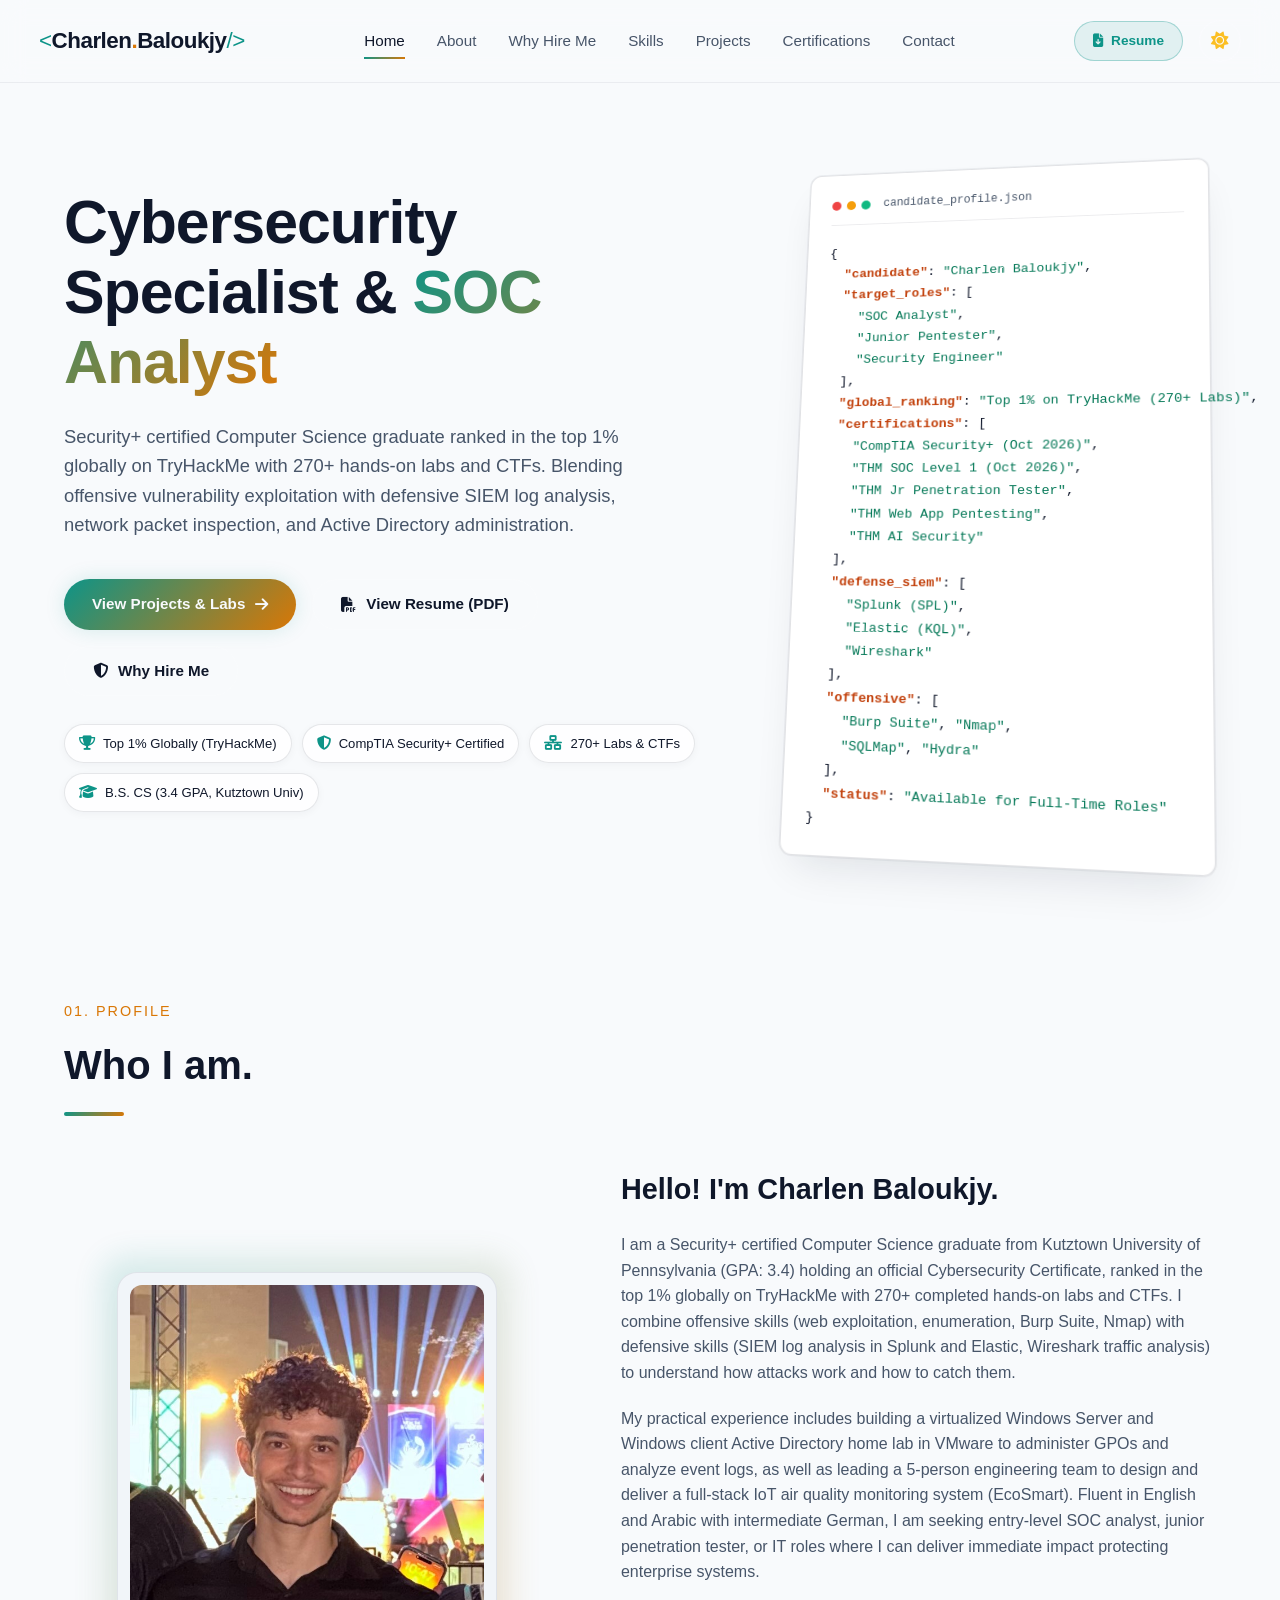
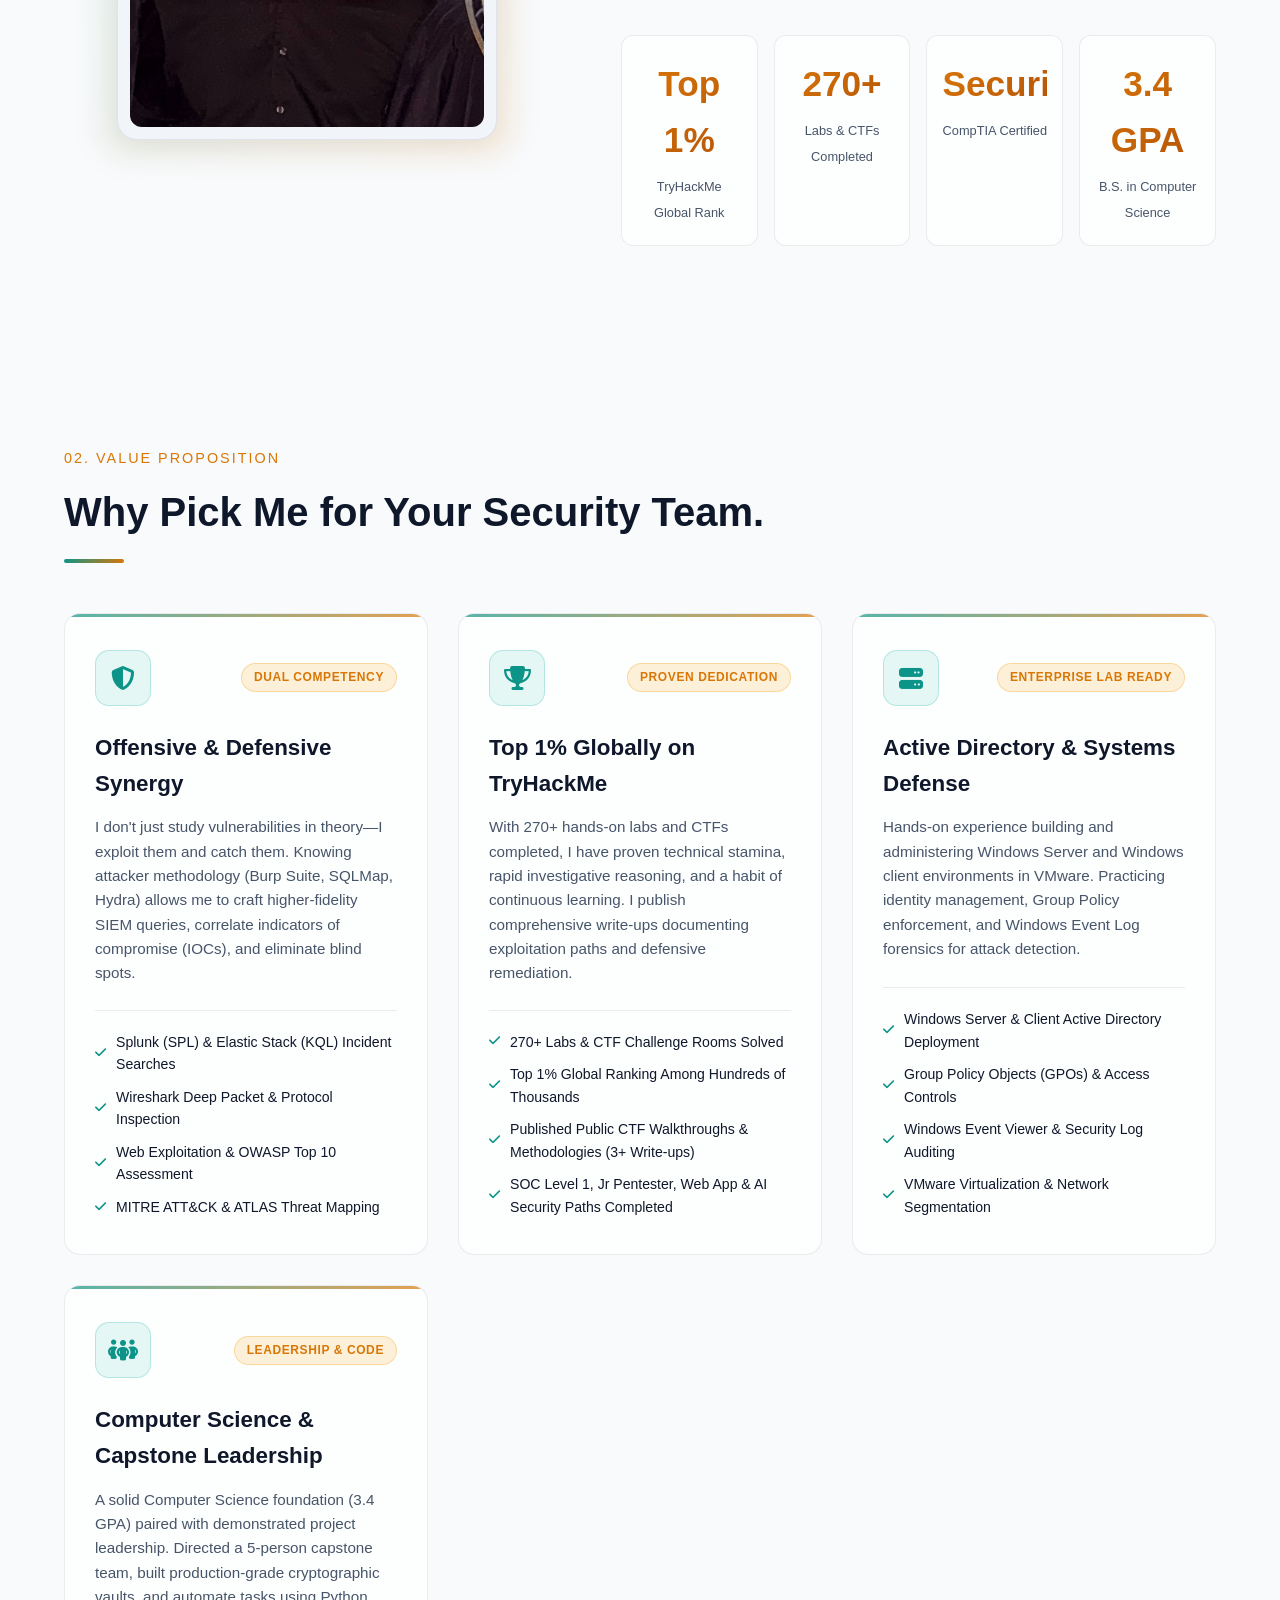
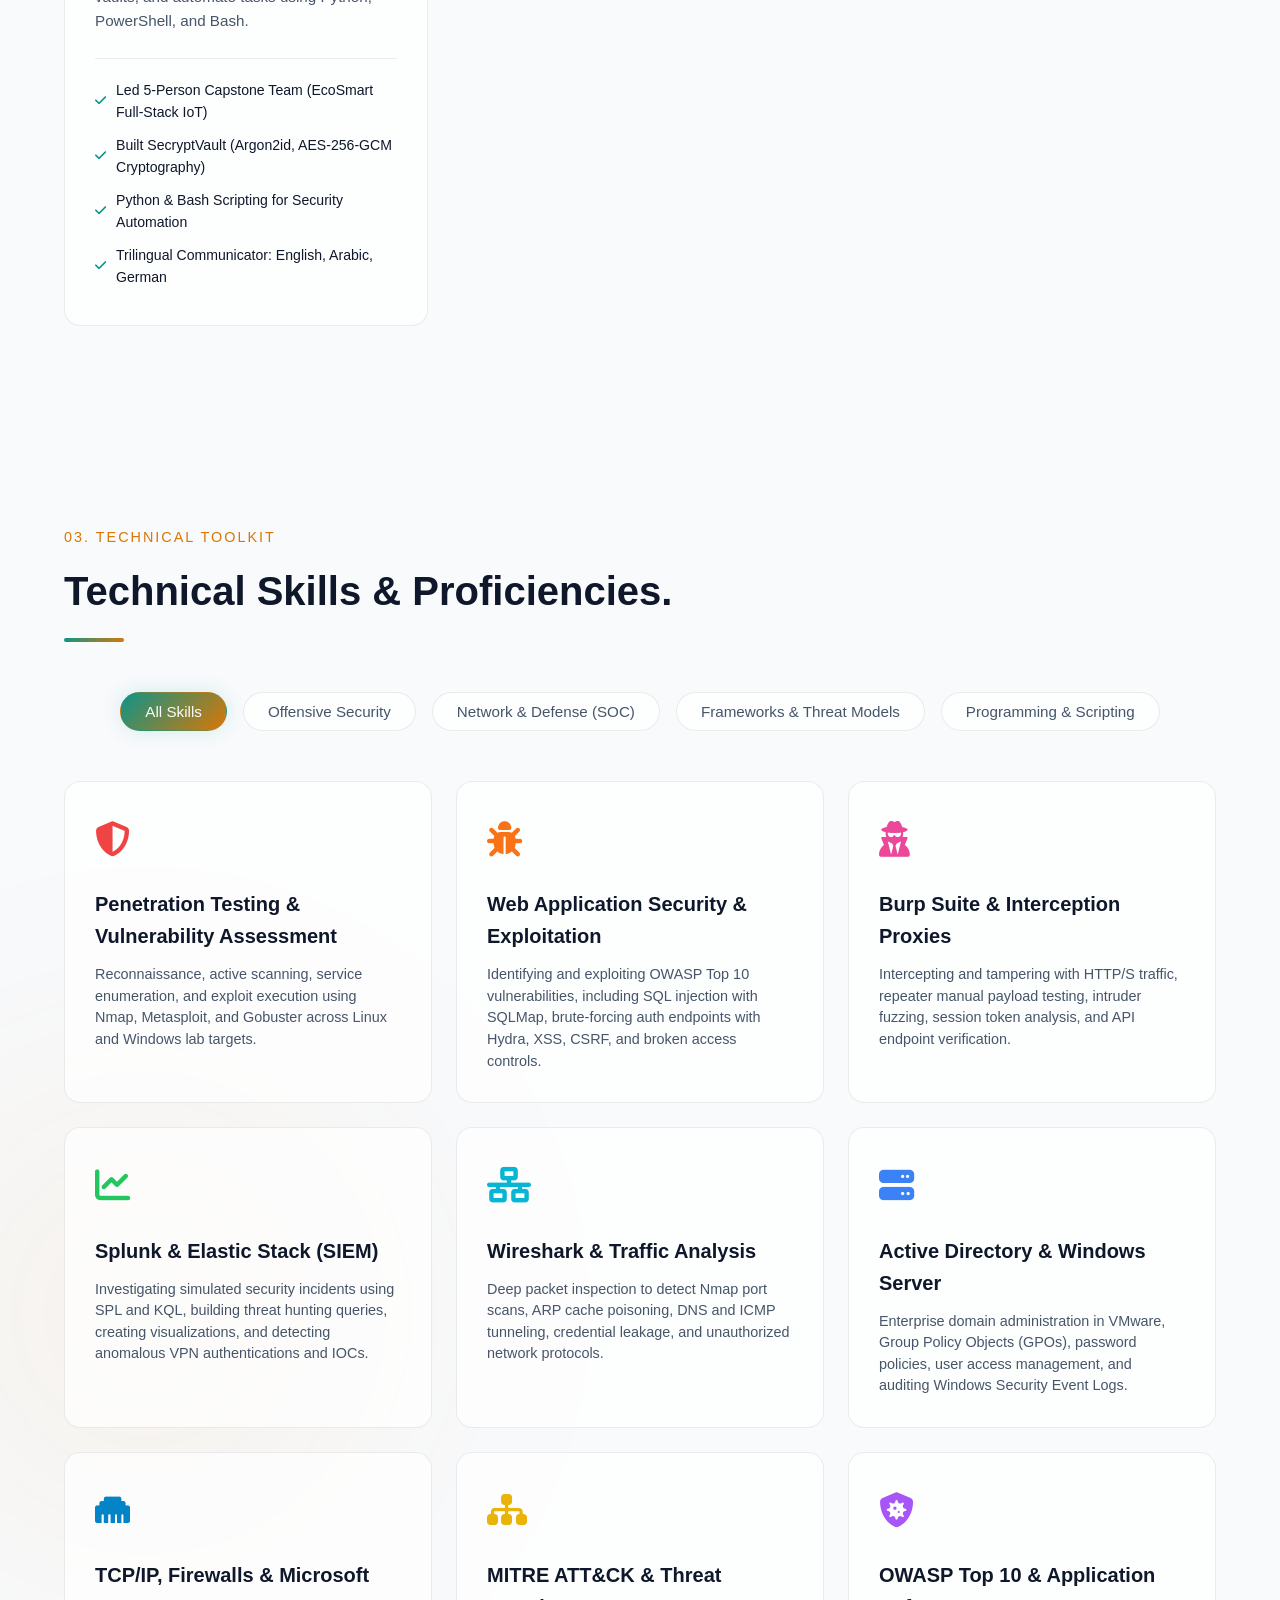
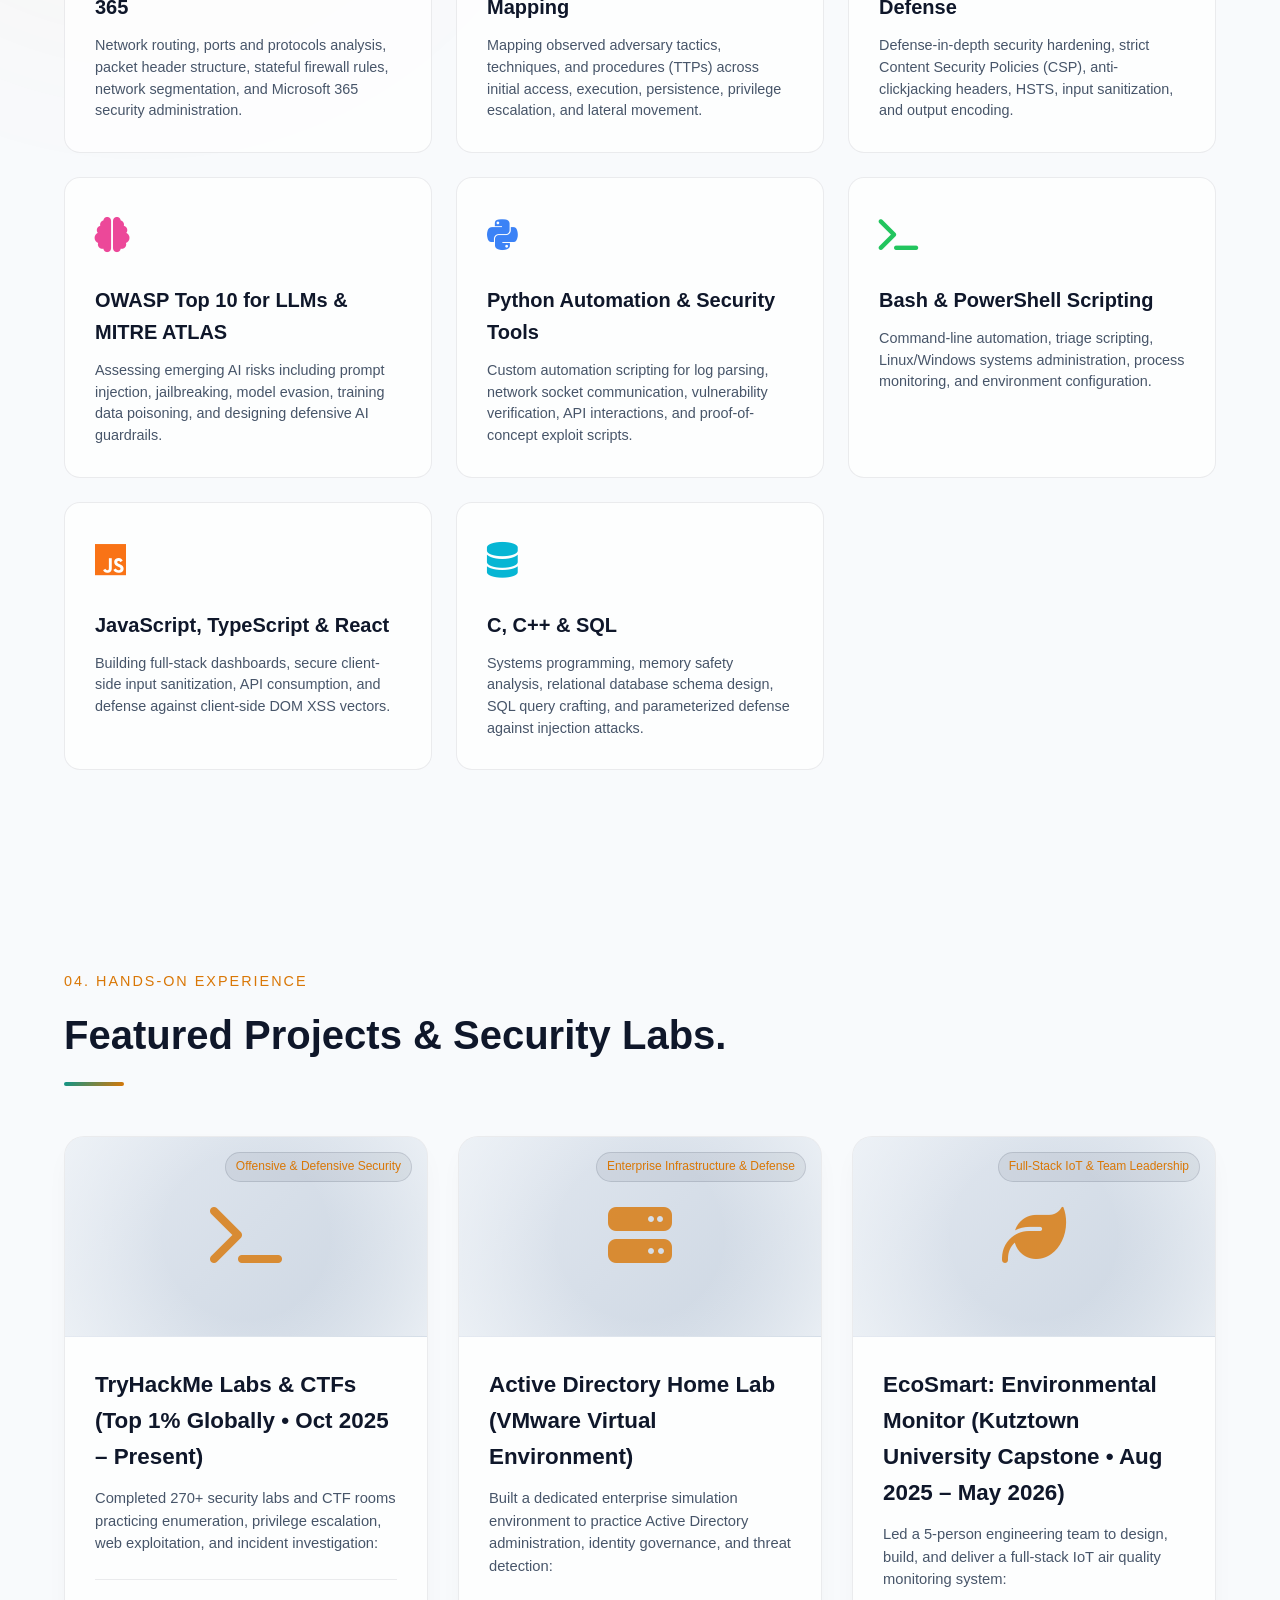
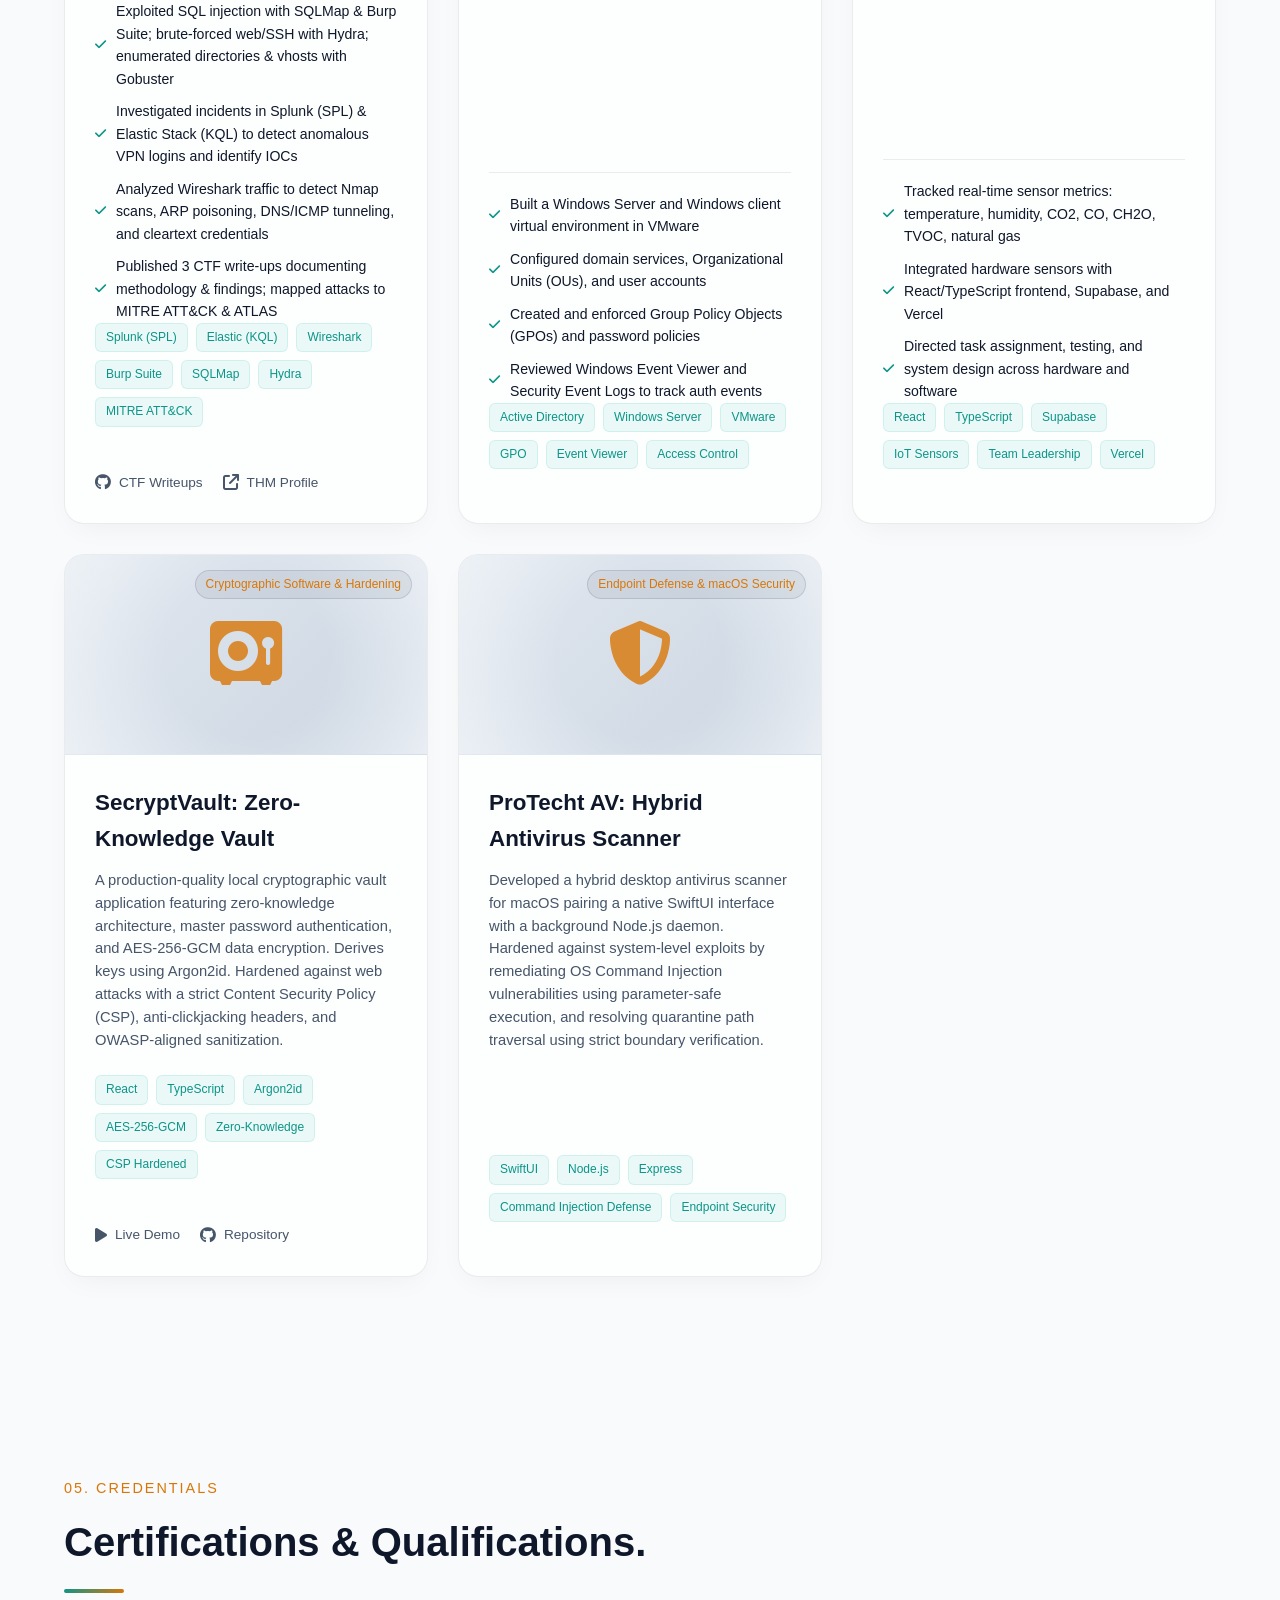
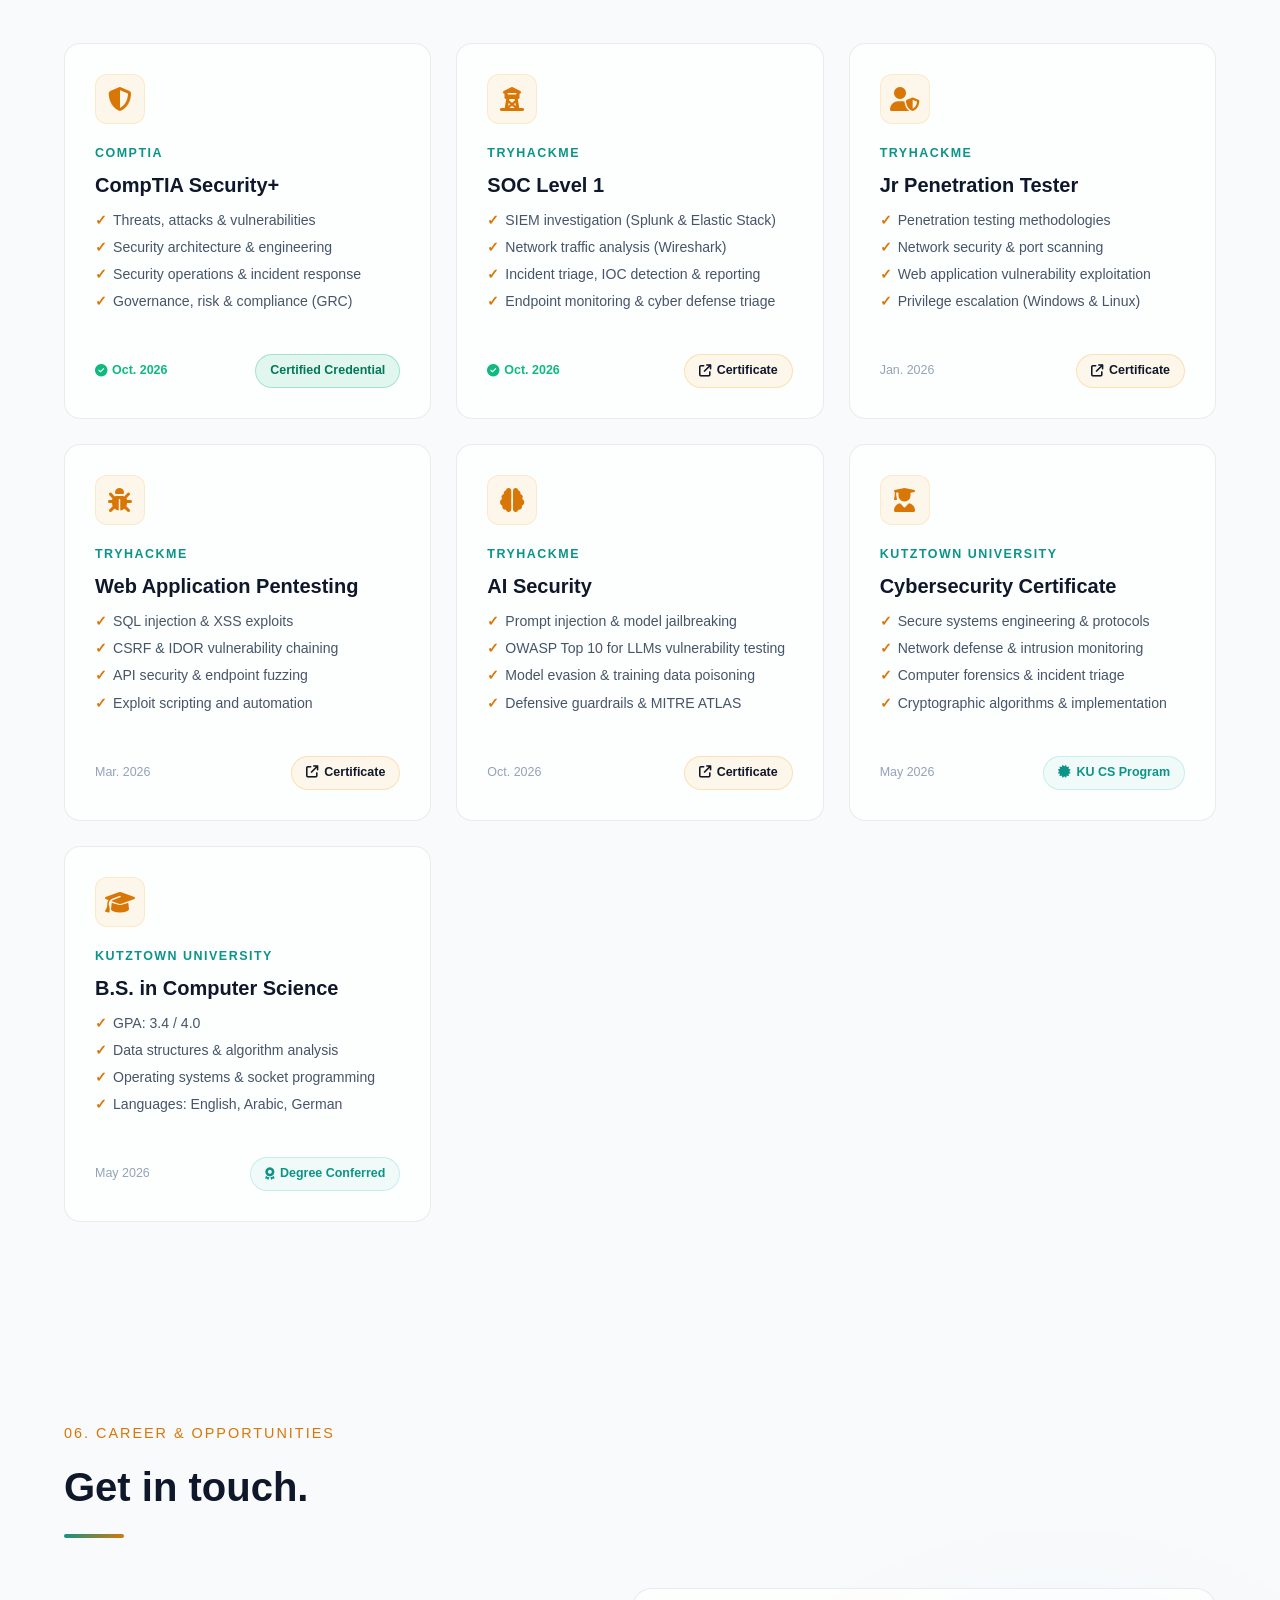
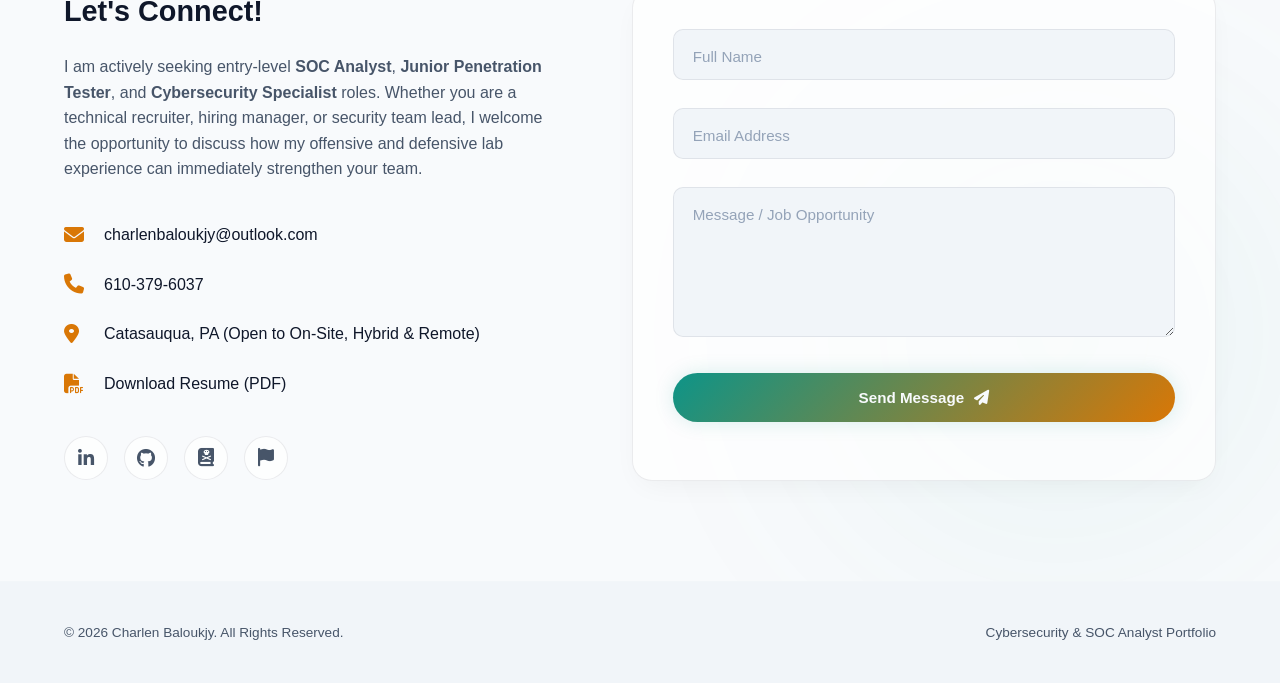
<file: index.html>
<!DOCTYPE html>
<html lang="en">
<head>
  <meta charset="UTF-8">
  <meta http-equiv="Content-Security-Policy" content="default-src 'self'; script-src 'self' 'unsafe-inline'; style-src 'self' https://fonts.googleapis.com https://cdnjs.cloudflare.com; font-src https://fonts.gstatic.com https://cdnjs.cloudflare.com; img-src 'self' data: https:; connect-src 'self' https://formsubmit.co; frame-ancestors 'none'; form-action 'self' https://formsubmit.co;">
  <meta name="referrer" content="strict-origin-when-cross-origin">
  <meta name="viewport" content="width=device-width, initial-scale=1.0">

  <!-- Primary SEO Meta Tags -->
  <title>Charlen Baloukjy | Cybersecurity Portfolio — SOC Analyst &amp; Penetration Tester</title>
  <meta name="title" content="Charlen Baloukjy | Cybersecurity Portfolio — SOC Analyst &amp; Penetration Tester">
  <meta name="description" content="Charlen Baloukjy is a Security+ certified Computer Science graduate and Cybersecurity Specialist ranked in the top 1% globally on TryHackMe with 270+ hands-on labs and CTFs. Explore his portfolio featuring SIEM log analysis, Wireshark traffic inspection, Active Directory administration, and offensive penetration testing.">
  <meta name="keywords" content="Charlen Baloukjy, Cybersecurity Portfolio, SOC Analyst, Penetration Tester, Security Operations Center, Security+, TryHackMe Top 1%, Splunk, Elastic Stack, Wireshark, Active Directory, Kutztown University, Vulnerability Assessment, SecryptVault, Python, PowerShell">
  <meta name="author" content="Charlen Baloukjy">
  <meta name="creator" content="Charlen Baloukjy">
  <meta name="publisher" content="Charlen Baloukjy">
  <meta name="google-site-verification" content="google00c841c9c5f57c2c">
  <link rel="canonical" href="https://charlenb.github.io/">

  <!-- Search Engine Crawl Directives -->
  <meta name="robots" content="index, follow, max-image-preview:large, max-snippet:-1, max-video-preview:-1">
  <meta name="googlebot" content="index, follow, max-image-preview:large, max-snippet:-1, max-video-preview:-1">
  <meta name="bingbot" content="index, follow, max-image-preview:large, max-snippet:-1, max-video-preview:-1">

  <!-- Geographic & Regional Tags -->
  <meta name="geo.region" content="US-PA">
  <meta name="geo.placename" content="Catasauqua, Pennsylvania">

  <!-- Color Scheme & Theme Color -->
  <meta name="color-scheme" content="light dark">
  <meta name="theme-color" content="#f8fafc">

  <!-- Open Graph / Facebook / LinkedIn / Discord -->
  <meta property="og:type" content="website">
  <meta property="og:title" content="Charlen Baloukjy | Cybersecurity Portfolio — SOC Analyst &amp; Penetration Tester">
  <meta property="og:description" content="Security+ certified Computer Science graduate ranked top 1% globally on TryHackMe with 270+ hands-on labs and CTFs. Blending offensive vulnerability exploitation with defensive SIEM &amp; network threat analysis.">
  <meta property="og:url" content="https://charlenb.github.io/">
  <meta property="og:site_name" content="Charlen Baloukjy Portfolio">
  <meta property="og:locale" content="en_US">
  <meta property="og:image" content="https://charlenb.github.io/assets/og-preview.png">
  <meta property="og:image:secure_url" content="https://charlenb.github.io/assets/og-preview.png">
  <meta property="og:image:type" content="image/png">
  <meta property="og:image:width" content="1200">
  <meta property="og:image:height" content="630">
  <meta property="og:image:alt" content="Charlen Baloukjy - Cybersecurity Specialist &amp; SOC Analyst Portfolio">

  <!-- Twitter Card Tags -->
  <meta name="twitter:card" content="summary_large_image">
  <meta name="twitter:title" content="Charlen Baloukjy | Cybersecurity Portfolio — SOC Analyst &amp; Penetration Tester">
  <meta name="twitter:description" content="Security+ certified Computer Science graduate ranked top 1% globally on TryHackMe with 270+ hands-on labs and CTFs. Dual offensive-defensive skill set for SOC and Pentesting roles.">
  <meta name="twitter:image" content="https://charlenb.github.io/assets/og-preview.png">
  <meta name="twitter:image:alt" content="Charlen Baloukjy Portfolio Preview">

  <!-- Favicons and Web App Manifest -->
  <link rel="icon" type="image/svg+xml" href="assets/favicon.svg">
  <link rel="icon" type="image/png" sizes="32x32" href="assets/favicon-32x32.png">
  <link rel="icon" type="image/png" sizes="16x16" href="assets/favicon-16x16.png">
  <link rel="apple-touch-icon" sizes="180x180" href="assets/apple-touch-icon.png">
  <link rel="manifest" href="site.webmanifest">

  <!-- Structured Data: Schema.org JSON-LD -->
  <script type="application/ld+json">
  {
    "@context": "https://schema.org",
    "@graph": [
      {
        "@type": "WebSite",
        "@id": "https://charlenb.github.io/#website",
        "url": "https://charlenb.github.io/",
        "name": "Charlen Baloukjy Portfolio",
        "description": "Portfolio and technical showcase of Charlen Baloukjy, Security+ certified Cybersecurity Specialist, SOC Analyst, and Penetration Tester.",
        "inLanguage": "en-US",
        "publisher": {
          "@id": "https://charlenb.github.io/#person"
        }
      },
      {
        "@type": "ProfilePage",
        "@id": "https://charlenb.github.io/#webpage",
        "url": "https://charlenb.github.io/",
        "name": "Charlen Baloukjy | Cybersecurity Portfolio — SOC Analyst & Penetration Tester",
        "isPartOf": {
          "@id": "https://charlenb.github.io/#website"
        },
        "about": {
          "@id": "https://charlenb.github.io/#person"
        },
        "primaryImageOfPage": {
          "@id": "https://charlenb.github.io/#avatar"
        },
        "datePublished": "2024-01-01",
        "dateModified": "2026-10-24",
        "inLanguage": "en-US"
      },
      {
        "@type": "Person",
        "@id": "https://charlenb.github.io/#person",
        "name": "Charlen Baloukjy",
        "givenName": "Charlen",
        "familyName": "Baloukjy",
        "jobTitle": [
          "SOC Analyst",
          "Penetration Tester",
          "Cybersecurity Specialist",
          "Security Engineer"
        ],
        "url": "https://charlenb.github.io/",
        "image": {
          "@type": "ImageObject",
          "@id": "https://charlenb.github.io/#avatar",
          "url": "https://charlenb.github.io/assets/myphoto.jpg",
          "caption": "Charlen Baloukjy - Cybersecurity Specialist & SOC Analyst"
        },
        "email": "mailto:charlenbaloukjy@outlook.com",
        "telephone": "+1-610-379-6037",
        "address": {
          "@type": "PostalAddress",
          "addressLocality": "Catasauqua",
          "addressRegion": "PA",
          "addressCountry": "US"
        },
        "alumnusOf": {
          "@type": "CollegeOrUniversity",
          "name": "Kutztown University of Pennsylvania",
          "sameAs": "https://www.kutztown.edu/"
        },
        "sameAs": [
          "https://www.linkedin.com/in/charlenbaloukjy",
          "https://github.com/CharlenB",
          "https://github.com/CharlenB/TryHackMe-Writeups",
          "https://tryhackme.com/p/CharlenB"
        ],
        "knowsAbout": [
          "Cybersecurity",
          "SOC Analysis",
          "SIEM Log Analysis (Splunk & Elastic Stack)",
          "Wireshark Traffic Analysis",
          "Penetration Testing",
          "Offensive Security",
          "Active Directory Administration & Hardening",
          "Web Application Pentesting",
          "OWASP Top 10",
          "OWASP Top 10 for LLMs",
          "MITRE ATT&CK",
          "MITRE ATLAS",
          "Nmap",
          "Burp Suite",
          "SQLMap",
          "Hydra",
          "Gobuster",
          "Metasploit",
          "Python",
          "PowerShell",
          "Bash",
          "JavaScript",
          "TypeScript",
          "C / C++",
          "SQL"
        ]
      },
      {
        "@type": "ItemList",
        "@id": "https://charlenb.github.io/#projects-list",
        "name": "Featured Cybersecurity and Technical Projects",
        "itemListElement": [
          {
            "@type": "ListItem",
            "position": 1,
            "item": {
              "@type": "CreativeWork",
              "name": "TryHackMe Offensive & Defensive Security Labs & CTFs (Top 1% Globally)",
              "description": "270+ completed labs and CTFs ranked top 1% globally. Practicing web exploitation, privilege escalation, Splunk/Elastic SIEM log investigations, Wireshark packet analysis, and MITRE ATT&CK mapping.",
              "url": "https://github.com/CharlenB/TryHackMe-Writeups"
            }
          },
          {
            "@type": "ListItem",
            "position": 2,
            "item": {
              "@type": "SoftwareApplication",
              "name": "Active Directory Home Lab",
              "description": "Windows Server and Windows client environment deployed in VMware to practice Active Directory administration, Group Policy Objects (GPOs), user access control, and Windows Event Log security auditing.",
              "applicationCategory": "InfrastructureLab",
              "operatingSystem": "Windows Server / VMware"
            }
          },
          {
            "@type": "ListItem",
            "position": 3,
            "item": {
              "@type": "SoftwareApplication",
              "name": "EcoSmart: Smart Environmental Monitoring System",
              "description": "Capstone project at Kutztown University leading a 5-person team to build a full-stack IoT air quality monitoring system using React, TypeScript, Supabase, and Vercel.",
              "applicationCategory": "IoTApplication",
              "operatingSystem": "Web"
            }
          },
          {
            "@type": "ListItem",
            "position": 4,
            "item": {
              "@type": "SoftwareApplication",
              "name": "SecryptVault",
              "description": "Zero-knowledge cryptographic vault application featuring master password authentication, Argon2id key derivation, AES-256-GCM data encryption, and strict Content Security Policy hardening.",
              "applicationCategory": "SecurityApplication",
              "operatingSystem": "Web",
              "url": "https://charlenb.github.io/secryptVault/index.html",
              "codeRepository": "https://github.com/CharlenB/secryptVault"
            }
          },
          {
            "@type": "ListItem",
            "position": 5,
            "item": {
              "@type": "SoftwareApplication",
              "name": "ProTecht AV",
              "description": "Hybrid desktop antivirus scanner for macOS pairing a native SwiftUI interface with a background Node.js daemon, hardened against OS command injection and path traversal.",
              "applicationCategory": "SecurityApplication",
              "operatingSystem": "macOS"
            }
          }
        ]
      }
    ]
  }
  </script>

  <!-- Google Fonts: Outfit (Headings) and Inter (Body) -->
  <link rel="preconnect" href="https://fonts.googleapis.com">
  <link rel="preconnect" href="https://fonts.gstatic.com" crossorigin>
  <link href="https://fonts.googleapis.com/css2?family=Inter:wght@300;400;500;600;700&family=Outfit:wght@400;500;600;700;800&family=Space+Grotesk:wght@500;600;700&family=JetBrains+Mono:wght@500;700&display=swap" rel="stylesheet">
  <!-- FontAwesome Icons -->
  <link rel="stylesheet" href="https://cdnjs.cloudflare.com/ajax/libs/font-awesome/6.4.0/css/all.min.css" integrity="sha512-iecdLmaskl7CVkqkXNQ/ZH/XLlvWZOJyj7Yy7tcenmpD1ypASozpmT/E0iPtmFIB46ZmdtAc9eNBvH0H/ZpiBw==" crossorigin="anonymous" referrerpolicy="no-referrer">
  <!-- Custom Stylesheet -->
  <link rel="stylesheet" href="style.css?v=2.0">
</head>
<body class="light-mode">
  <script src="theme-init.js"></script>

  <!-- Ambient background glow elements -->
  <div class="ambient-glow">
    <div class="glow-orb orb-1" id="orb-1"></div>
    <div class="glow-orb orb-2" id="orb-2"></div>
    <div class="glow-orb orb-3" id="orb-3"></div>
  </div>

  <!-- Navigation Bar -->
  <nav class="navbar" id="main-navbar">
    <div class="nav-container">
      <a href="#hero" class="nav-logo" id="nav-logo-link">
        <span class="logo-bracket">&lt;</span>Charlen<span class="logo-dot">.</span>Baloukjy<span class="logo-bracket">/&gt;</span>
      </a>
      
      <div class="nav-menu" id="nav-menu-container">
        <a href="#hero" class="nav-item active" id="nav-link-hero">Home</a>
        <a href="#about" class="nav-item" id="nav-link-about">About</a>
        <a href="#why-hire-me" class="nav-item" id="nav-link-why-hire">Why Hire Me</a>
        <a href="#skills" class="nav-item" id="nav-link-skills">Skills</a>
        <a href="#projects" class="nav-item" id="nav-link-projects">Projects</a>
        <a href="#certificates" class="nav-item" id="nav-link-certificates">Certifications</a>
        <a href="#contact" class="nav-item" id="nav-link-contact">Contact</a>
      </div>

      <div class="nav-actions">
        <a href="assets/Charlen_Baloukjy_Resume.pdf" target="_blank" rel="noopener noreferrer" class="nav-resume-btn" id="nav-resume-download" download>
          <i class="fa-solid fa-file-arrow-down"></i>
          <span>Resume</span>
        </a>
        <button class="theme-glow-btn" id="theme-btn" title="Toggle light/dark theme" aria-label="Toggle Theme Mode" style="color: #fbbf24;">
          <i class="fa-solid fa-sun"></i>
        </button>
        <button class="mobile-toggle" id="menu-toggle-btn" aria-label="Toggle Menu">
          <i class="fa-solid fa-bars"></i>
        </button>
      </div>
    </div>
  </nav>

  <!-- Hero Section -->
  <section class="hero-section" id="hero">
    <div class="hero-container">
      <div class="hero-content">
        <h1 class="hero-title" id="hero-heading">
          <span class="sr-only">Charlen Baloukjy — </span>Cybersecurity Specialist &amp; <span class="gradient-text">SOC Analyst</span>
        </h1>
        <p class="hero-subtitle" id="hero-sub">
          Security+ certified Computer Science graduate ranked in the top 1% globally on TryHackMe with 270+ hands-on labs and CTFs. Blending offensive vulnerability exploitation with defensive SIEM log analysis, network packet inspection, and Active Directory administration.
        </p>

        <div class="hero-actions">
          <a href="#projects" class="btn btn-primary" id="hero-cta-projects">
            <span>View Projects &amp; Labs</span>
            <i class="fa-solid fa-arrow-right"></i>
          </a>
          <a href="assets/Charlen_Baloukjy_Resume.pdf" target="_blank" rel="noopener noreferrer" class="btn btn-secondary" id="hero-cta-resume">
            <i class="fa-solid fa-file-pdf"></i>
            <span>View Resume (PDF)</span>
          </a>
          <a href="#why-hire-me" class="btn btn-secondary" id="hero-cta-why-hire">
            <i class="fa-solid fa-shield-halved"></i>
            <span>Why Hire Me</span>
          </a>
        </div>

        <div class="hero-stats">
          <span class="hero-stat-pill"><i class="fa-solid fa-trophy"></i> Top 1% Globally (TryHackMe)</span>
          <span class="hero-stat-pill"><i class="fa-solid fa-shield-halved"></i> CompTIA Security+ Certified</span>
          <span class="hero-stat-pill"><i class="fa-solid fa-network-wired"></i> 270+ Labs &amp; CTFs</span>
          <span class="hero-stat-pill"><i class="fa-solid fa-graduation-cap"></i> B.S. CS (3.4 GPA, Kutztown Univ)</span>
        </div>
      </div>

      <div class="hero-visual" id="hero-graphic">
        <div class="hero-card-container">
          <div class="code-card">
            <div class="card-header">
              <span class="dot red"></span>
              <span class="dot yellow"></span>
              <span class="dot green"></span>
              <span class="card-title">candidate_profile.json</span>
            </div>
            <pre class="code-editor"><code>{
  <span class="key">"candidate"</span>: <span class="str">"Charlen Baloukjy"</span>,
  <span class="key">"target_roles"</span>: [
    <span class="str">"SOC Analyst"</span>,
    <span class="str">"Junior Pentester"</span>,
    <span class="str">"Security Engineer"</span>
  ],
  <span class="key">"global_ranking"</span>: <span class="str">"Top 1% on TryHackMe (270+ Labs)"</span>,
  <span class="key">"certifications"</span>: [
    <span class="str">"CompTIA Security+ (Oct 2026)"</span>,
    <span class="str">"THM SOC Level 1 (Oct 2026)"</span>,
    <span class="str">"THM Jr Penetration Tester"</span>,
    <span class="str">"THM Web App Pentesting"</span>,
    <span class="str">"THM AI Security"</span>
  ],
  <span class="key">"defense_siem"</span>: [
    <span class="str">"Splunk (SPL)"</span>,
    <span class="str">"Elastic (KQL)"</span>,
    <span class="str">"Wireshark"</span>
  ],
  <span class="key">"offensive"</span>: [
    <span class="str">"Burp Suite"</span>, <span class="str">"Nmap"</span>, 
    <span class="str">"SQLMap"</span>, <span class="str">"Hydra"</span>
  ],
  <span class="key">"status"</span>: <span class="str">"Available for Full-Time Roles"</span>
}</code></pre>
          </div>
        </div>
      </div>
    </div>
  </section>

  <!-- About Section -->
  <section class="about-section" id="about">
    <div class="section-container">
      <div class="section-header">
        <span class="section-tag">01. Profile</span>
        <h2 class="section-title">Who I am. <span class="sr-only">About Charlen Baloukjy</span></h2>
        <div class="header-divider"></div>
      </div>
      
      <div class="about-grid">
        <div class="about-image-wrapper">
          <div class="image-border-glow"></div>
          <div class="about-image-container">
            <img src="assets/myphoto.jpg" alt="Charlen Baloukjy - Security+ Certified Cybersecurity Specialist &amp; SOC Analyst" class="about-avatar" id="about-avatar-img">
          </div>
        </div>
        
        <div class="about-details">
          <h3 class="details-heading">Hello! I'm Charlen Baloukjy.</h3>
          <p class="details-text">
            I am a Security+ certified Computer Science graduate from Kutztown University of Pennsylvania (GPA: 3.4) holding an official Cybersecurity Certificate, ranked in the top 1% globally on TryHackMe with 270+ completed hands-on labs and CTFs. I combine offensive skills (web exploitation, enumeration, Burp Suite, Nmap) with defensive skills (SIEM log analysis in Splunk and Elastic, Wireshark traffic analysis) to understand how attacks work and how to catch them.
          </p>
          <p class="details-text">
            My practical experience includes building a virtualized Windows Server and Windows client Active Directory home lab in VMware to administer GPOs and analyze event logs, as well as leading a 5-person engineering team to design and deliver a full-stack IoT air quality monitoring system (EcoSmart). Fluent in English and Arabic with intermediate German, I am seeking entry-level SOC analyst, junior penetration tester, or IT roles where I can deliver immediate impact protecting enterprise systems.
          </p>

          <div class="about-highlights">
            <div class="highlight-card">
              <span class="highlight-number">Top 1%</span>
              <span class="highlight-label">TryHackMe Global Rank</span>
            </div>
            <div class="highlight-card">
              <span class="highlight-number">270+</span>
              <span class="highlight-label">Labs &amp; CTFs Completed</span>
            </div>
            <div class="highlight-card">
              <span class="highlight-number">Security+</span>
              <span class="highlight-label">CompTIA Certified</span>
            </div>
            <div class="highlight-card">
              <span class="highlight-number">3.4 GPA</span>
              <span class="highlight-label">B.S. in Computer Science</span>
            </div>
          </div>
        </div>
      </div>
    </div>
  </section>

  <!-- Why Hire Me / Value Proposition Section -->
  <section class="services-section" id="why-hire-me">
    <div class="section-container">
      <div class="section-header">
        <span class="section-tag">02. Value Proposition</span>
        <h2 class="section-title">Why Pick Me for Your Security Team. <span class="sr-only">Key Strengths for SOC Analyst &amp; Penetration Testing Roles</span></h2>
        <div class="header-divider"></div>
      </div>

      <div class="services-grid">
        <!-- Pillar 1 -->
        <div class="service-card" id="value-dual-mindset">
          <div class="service-card-header">
            <div class="service-icon-wrapper">
              <i class="fa-solid fa-shield-halved"></i>
            </div>
            <span class="service-badge">Dual Competency</span>
          </div>
          <h3 class="service-title">Offensive &amp; Defensive Synergy</h3>
          <p class="service-desc">
            I don't just study vulnerabilities in theory—I exploit them and catch them. Knowing attacker methodology (Burp Suite, SQLMap, Hydra) allows me to craft higher-fidelity SIEM queries, correlate indicators of compromise (IOCs), and eliminate blind spots.
          </p>
          <ul class="service-feature-list">
            <li class="service-feature-item"><i class="fa-solid fa-check"></i> Splunk (SPL) &amp; Elastic Stack (KQL) Incident Searches</li>
            <li class="service-feature-item"><i class="fa-solid fa-check"></i> Wireshark Deep Packet &amp; Protocol Inspection</li>
            <li class="service-feature-item"><i class="fa-solid fa-check"></i> Web Exploitation &amp; OWASP Top 10 Assessment</li>
            <li class="service-feature-item"><i class="fa-solid fa-check"></i> MITRE ATT&CK &amp; ATLAS Threat Mapping</li>
          </ul>
        </div>

        <!-- Pillar 2 -->
        <div class="service-card" id="value-tryhackme-drive">
          <div class="service-card-header">
            <div class="service-icon-wrapper">
              <i class="fa-solid fa-trophy"></i>
            </div>
            <span class="service-badge">Proven Dedication</span>
          </div>
          <h3 class="service-title">Top 1% Globally on TryHackMe</h3>
          <p class="service-desc">
            With 270+ hands-on labs and CTFs completed, I have proven technical stamina, rapid investigative reasoning, and a habit of continuous learning. I publish comprehensive write-ups documenting exploitation paths and defensive remediation.
          </p>
          <ul class="service-feature-list">
            <li class="service-feature-item"><i class="fa-solid fa-check"></i> 270+ Labs &amp; CTF Challenge Rooms Solved</li>
            <li class="service-feature-item"><i class="fa-solid fa-check"></i> Top 1% Global Ranking Among Hundreds of Thousands</li>
            <li class="service-feature-item"><i class="fa-solid fa-check"></i> Published Public CTF Walkthroughs &amp; Methodologies (3+ Write-ups)</li>
            <li class="service-feature-item"><i class="fa-solid fa-check"></i> SOC Level 1, Jr Pentester, Web App &amp; AI Security Paths Completed</li>
          </ul>
        </div>

        <!-- Pillar 3 -->
        <div class="service-card" id="value-ad-infrastructure">
          <div class="service-card-header">
            <div class="service-icon-wrapper">
              <i class="fa-solid fa-server"></i>
            </div>
            <span class="service-badge">Enterprise Lab Ready</span>
          </div>
          <h3 class="service-title">Active Directory &amp; Systems Defense</h3>
          <p class="service-desc">
            Hands-on experience building and administering Windows Server and Windows client environments in VMware. Practicing identity management, Group Policy enforcement, and Windows Event Log forensics for attack detection.
          </p>
          <ul class="service-feature-list">
            <li class="service-feature-item"><i class="fa-solid fa-check"></i> Windows Server &amp; Client Active Directory Deployment</li>
            <li class="service-feature-item"><i class="fa-solid fa-check"></i> Group Policy Objects (GPOs) &amp; Access Controls</li>
            <li class="service-feature-item"><i class="fa-solid fa-check"></i> Windows Event Viewer &amp; Security Log Auditing</li>
            <li class="service-feature-item"><i class="fa-solid fa-check"></i> VMware Virtualization &amp; Network Segmentation</li>
          </ul>
        </div>

        <!-- Pillar 4 -->
        <div class="service-card" id="value-engineering-leadership">
          <div class="service-card-header">
            <div class="service-icon-wrapper">
              <i class="fa-solid fa-people-group"></i>
            </div>
            <span class="service-badge">Leadership &amp; Code</span>
          </div>
          <h3 class="service-title">Computer Science &amp; Capstone Leadership</h3>
          <p class="service-desc">
            A solid Computer Science foundation (3.4 GPA) paired with demonstrated project leadership. Directed a 5-person capstone team, built production-grade cryptographic vaults, and automate tasks using Python, PowerShell, and Bash.
          </p>
          <ul class="service-feature-list">
            <li class="service-feature-item"><i class="fa-solid fa-check"></i> Led 5-Person Capstone Team (EcoSmart Full-Stack IoT)</li>
            <li class="service-feature-item"><i class="fa-solid fa-check"></i> Built SecryptVault (Argon2id, AES-256-GCM Cryptography)</li>
            <li class="service-feature-item"><i class="fa-solid fa-check"></i> Python &amp; Bash Scripting for Security Automation</li>
            <li class="service-feature-item"><i class="fa-solid fa-check"></i> Trilingual Communicator: English, Arabic, German</li>
          </ul>
        </div>
      </div>
    </div>
  </section>

  <!-- Skills & Knowledge Section -->
  <section class="skills-section" id="skills">
    <div class="section-container">
      <div class="section-header">
        <span class="section-tag">03. Technical Toolkit</span>
        <h2 class="section-title">Technical Skills &amp; Proficiencies. <span class="sr-only">Cybersecurity, SOC, Pentesting &amp; Scripting Skills</span></h2>
        <div class="header-divider"></div>
      </div>

      <!-- Categories Filter Tabs -->
      <div class="skills-tabs" id="skills-tabs-container">
        <button class="tab-btn active" data-category="all" id="tab-all">All Skills</button>
        <button class="tab-btn" data-category="offensive" id="tab-offensive">Offensive Security</button>
        <button class="tab-btn" data-category="defense" id="tab-defense">Network &amp; Defense (SOC)</button>
        <button class="tab-btn" data-category="frameworks" id="tab-frameworks">Frameworks &amp; Threat Models</button>
        <button class="tab-btn" data-category="scripting" id="tab-scripting">Programming &amp; Scripting</button>
      </div>

      <!-- Skills Grid -->
      <div class="skills-grid" id="skills-display-grid">
        <!-- Offensive Security -->
        <div class="skill-card" data-category="offensive" id="skill-pentest">
          <div class="skill-icon"><i class="fa-solid fa-shield-halved text-red"></i></div>
          <h3 class="skill-name">Penetration Testing &amp; Vulnerability Assessment</h3>
          <p class="skill-desc">Reconnaissance, active scanning, service enumeration, and exploit execution using Nmap, Metasploit, and Gobuster across Linux and Windows lab targets.</p>
        </div>
        
        <div class="skill-card" data-category="offensive" id="skill-web-security">
          <div class="skill-icon"><i class="fa-solid fa-bug text-orange"></i></div>
          <h3 class="skill-name">Web Application Security &amp; Exploitation</h3>
          <p class="skill-desc">Identifying and exploiting OWASP Top 10 vulnerabilities, including SQL injection with SQLMap, brute-forcing auth endpoints with Hydra, XSS, CSRF, and broken access controls.</p>
        </div>

        <div class="skill-card" data-category="offensive" id="skill-burp">
          <div class="skill-icon"><i class="fa-solid fa-user-secret text-magenta"></i></div>
          <h3 class="skill-name">Burp Suite &amp; Interception Proxies</h3>
          <p class="skill-desc">Intercepting and tampering with HTTP/S traffic, repeater manual payload testing, intruder fuzzing, session token analysis, and API endpoint verification.</p>
        </div>

        <!-- Network & Defense (SOC) -->
        <div class="skill-card" data-category="defense" id="skill-siem">
          <div class="skill-icon"><i class="fa-solid fa-chart-line text-green"></i></div>
          <h3 class="skill-name">Splunk &amp; Elastic Stack (SIEM)</h3>
          <p class="skill-desc">Investigating simulated security incidents using SPL and KQL, building threat hunting queries, creating visualizations, and detecting anomalous VPN authentications and IOCs.</p>
        </div>

        <div class="skill-card" data-category="defense" id="skill-wireshark">
          <div class="skill-icon"><i class="fa-solid fa-network-wired text-cyan"></i></div>
          <h3 class="skill-name">Wireshark &amp; Traffic Analysis</h3>
          <p class="skill-desc">Deep packet inspection to detect Nmap port scans, ARP cache poisoning, DNS and ICMP tunneling, credential leakage, and unauthorized network protocols.</p>
        </div>

        <div class="skill-card" data-category="defense" id="skill-ad">
          <div class="skill-icon"><i class="fa-solid fa-server text-blue"></i></div>
          <h3 class="skill-name">Active Directory &amp; Windows Server</h3>
          <p class="skill-desc">Enterprise domain administration in VMware, Group Policy Objects (GPOs), password policies, user access management, and auditing Windows Security Event Logs.</p>
        </div>

        <div class="skill-card" data-category="defense" id="skill-networking">
          <div class="skill-icon"><i class="fa-solid fa-ethernet text-ocean"></i></div>
          <h3 class="skill-name">TCP/IP, Firewalls &amp; Microsoft 365</h3>
          <p class="skill-desc">Network routing, ports and protocols analysis, packet header structure, stateful firewall rules, network segmentation, and Microsoft 365 security administration.</p>
        </div>

        <!-- Frameworks -->
        <div class="skill-card" data-category="frameworks" id="skill-mitre">
          <div class="skill-icon"><i class="fa-solid fa-sitemap text-yellow"></i></div>
          <h3 class="skill-name">MITRE ATT&CK &amp; Threat Mapping</h3>
          <p class="skill-desc">Mapping observed adversary tactics, techniques, and procedures (TTPs) across initial access, execution, persistence, privilege escalation, and lateral movement.</p>
        </div>

        <div class="skill-card" data-category="frameworks" id="skill-owasp">
          <div class="skill-icon"><i class="fa-solid fa-shield-virus text-purple"></i></div>
          <h3 class="skill-name">OWASP Top 10 &amp; Application Defense</h3>
          <p class="skill-desc">Defense-in-depth security hardening, strict Content Security Policies (CSP), anti-clickjacking headers, HSTS, input sanitization, and output encoding.</p>
        </div>

        <div class="skill-card" data-category="frameworks" id="skill-ai-sec">
          <div class="skill-icon"><i class="fa-solid fa-brain text-magenta"></i></div>
          <h3 class="skill-name">OWASP Top 10 for LLMs &amp; MITRE ATLAS</h3>
          <p class="skill-desc">Assessing emerging AI risks including prompt injection, jailbreaking, model evasion, training data poisoning, and designing defensive AI guardrails.</p>
        </div>

        <!-- Programming & Scripting -->
        <div class="skill-card" data-category="scripting" id="skill-python">
          <div class="skill-icon"><i class="fa-brands fa-python text-blue"></i></div>
          <h3 class="skill-name">Python Automation &amp; Security Tools</h3>
          <p class="skill-desc">Custom automation scripting for log parsing, network socket communication, vulnerability verification, API interactions, and proof-of-concept exploit scripts.</p>
        </div>

        <div class="skill-card" data-category="scripting" id="skill-bash-ps">
          <div class="skill-icon"><i class="fa-solid fa-terminal text-green"></i></div>
          <h3 class="skill-name">Bash &amp; PowerShell Scripting</h3>
          <p class="skill-desc">Command-line automation, triage scripting, Linux/Windows systems administration, process monitoring, and environment configuration.</p>
        </div>

        <div class="skill-card" data-category="scripting" id="skill-js-ts">
          <div class="skill-icon"><i class="fa-brands fa-js text-orange-yellow"></i></div>
          <h3 class="skill-name">JavaScript, TypeScript &amp; React</h3>
          <p class="skill-desc">Building full-stack dashboards, secure client-side input sanitization, API consumption, and defense against client-side DOM XSS vectors.</p>
        </div>

        <div class="skill-card" data-category="scripting" id="skill-c-sql">
          <div class="skill-icon"><i class="fa-solid fa-database text-cyan"></i></div>
          <h3 class="skill-name">C, C++ &amp; SQL</h3>
          <p class="skill-desc">Systems programming, memory safety analysis, relational database schema design, SQL query crafting, and parameterized defense against injection attacks.</p>
        </div>
      </div>
    </div>
  </section>

  <!-- Projects Section -->
  <section class="projects-section" id="projects">
    <div class="section-container">
      <div class="section-header">
        <span class="section-tag">04. Hands-On Experience</span>
        <h2 class="section-title">Featured Projects &amp; Security Labs. <span class="sr-only">Cybersecurity and Engineering Portfolio Projects</span></h2>
        <div class="header-divider"></div>
      </div>

      <!-- Projects Grid -->
      <div class="projects-grid">
        <!-- Project 1: TryHackMe Labs & CTFs -->
        <div class="project-card" id="project-labs-ctfs">
          <div class="project-image-wrapper">
            <div class="project-overlay"></div>
            <div class="project-badge">Offensive &amp; Defensive Security</div>
            <div class="project-icon-placeholder">
              <i class="fa-solid fa-terminal"></i>
            </div>
          </div>
          <div class="project-details">
            <h3 class="project-title">TryHackMe Labs &amp; CTFs <span class="project-title-caption" style="font-size: 0.85rem; font-weight: 600; color: var(--accent-gold); display: block; margin-top: 4px;">(Top 1% Globally • Oct 2025 – Present)</span></h3>
            <p class="project-desc">
              Completed 270+ security labs and CTF rooms practicing enumeration, privilege escalation, web exploitation, and incident investigation:
            </p>
            <ul class="service-feature-list" style="margin-bottom: 16px; border-top: none; padding-top: 0;">
              <li class="service-feature-item"><i class="fa-solid fa-check"></i> Exploited SQL injection with SQLMap &amp; Burp Suite; brute-forced web/SSH with Hydra; enumerated directories &amp; vhosts with Gobuster</li>
              <li class="service-feature-item"><i class="fa-solid fa-check"></i> Investigated incidents in Splunk (SPL) &amp; Elastic Stack (KQL) to detect anomalous VPN logins and identify IOCs</li>
              <li class="service-feature-item"><i class="fa-solid fa-check"></i> Analyzed Wireshark traffic to detect Nmap scans, ARP poisoning, DNS/ICMP tunneling, and cleartext credentials</li>
              <li class="service-feature-item"><i class="fa-solid fa-check"></i> Published 3 CTF write-ups documenting methodology &amp; findings; mapped attacks to MITRE ATT&CK &amp; ATLAS</li>
            </ul>
            <div class="project-tags">
              <span>Splunk (SPL)</span>
              <span>Elastic (KQL)</span>
              <span>Wireshark</span>
              <span>Burp Suite</span>
              <span>SQLMap</span>
              <span>Hydra</span>
              <span>MITRE ATT&CK</span>
            </div>
            <div class="project-links">
              <a href="https://github.com/CharlenB/TryHackMe-Writeups" target="_blank" rel="noopener noreferrer" class="project-link" aria-label="View CTF Writeups on GitHub"><i class="fa-brands fa-github"></i> CTF Writeups</a>
              <a href="https://tryhackme.com/p/CharlenB" target="_blank" rel="noopener noreferrer" class="project-link" aria-label="View TryHackMe Profile"><i class="fa-solid fa-arrow-up-right-from-square"></i> THM Profile</a>
            </div>
          </div>
        </div>

        <!-- Project 2: Active Directory Home Lab -->
        <div class="project-card" id="project-ad-lab">
          <div class="project-image-wrapper">
            <div class="project-overlay"></div>
            <div class="project-badge">Enterprise Infrastructure &amp; Defense</div>
            <div class="project-icon-placeholder">
              <i class="fa-solid fa-server"></i>
            </div>
          </div>
          <div class="project-details">
            <h3 class="project-title">Active Directory Home Lab <span class="project-title-caption" style="font-size: 0.85rem; font-weight: 600; color: var(--accent-teal); display: block; margin-top: 4px;">(VMware Virtual Environment)</span></h3>
            <p class="project-desc">
              Built a dedicated enterprise simulation environment to practice Active Directory administration, identity governance, and threat detection:
            </p>
            <ul class="service-feature-list" style="margin-bottom: 16px; border-top: none; padding-top: 0;">
              <li class="service-feature-item"><i class="fa-solid fa-check"></i> Built a Windows Server and Windows client virtual environment in VMware</li>
              <li class="service-feature-item"><i class="fa-solid fa-check"></i> Configured domain services, Organizational Units (OUs), and user accounts</li>
              <li class="service-feature-item"><i class="fa-solid fa-check"></i> Created and enforced Group Policy Objects (GPOs) and password policies</li>
              <li class="service-feature-item"><i class="fa-solid fa-check"></i> Reviewed Windows Event Viewer and Security Event Logs to track auth events</li>
            </ul>
            <div class="project-tags">
              <span>Active Directory</span>
              <span>Windows Server</span>
              <span>VMware</span>
              <span>GPO</span>
              <span>Event Viewer</span>
              <span>Access Control</span>
            </div>
          </div>
        </div>

        <!-- Project 3: EcoSmart -->
        <div class="project-card" id="project-ecosmart">
          <div class="project-image-wrapper">
            <div class="project-overlay"></div>
            <div class="project-badge">Full-Stack IoT &amp; Team Leadership</div>
            <div class="project-icon-placeholder">
              <i class="fa-solid fa-leaf"></i>
            </div>
          </div>
          <div class="project-details">
            <h3 class="project-title">EcoSmart: Environmental Monitor <span class="project-title-caption" style="font-size: 0.85rem; font-weight: 600; color: var(--accent-teal); display: block; margin-top: 4px;">(Kutztown University Capstone • Aug 2025 – May 2026)</span></h3>
            <p class="project-desc">
              Led a 5-person engineering team to design, build, and deliver a full-stack IoT air quality monitoring system:
            </p>
            <ul class="service-feature-list" style="margin-bottom: 16px; border-top: none; padding-top: 0;">
              <li class="service-feature-item"><i class="fa-solid fa-check"></i> Tracked real-time sensor metrics: temperature, humidity, CO2, CO, CH2O, TVOC, natural gas</li>
              <li class="service-feature-item"><i class="fa-solid fa-check"></i> Integrated hardware sensors with React/TypeScript frontend, Supabase, and Vercel</li>
              <li class="service-feature-item"><i class="fa-solid fa-check"></i> Directed task assignment, testing, and system design across hardware and software</li>
            </ul>
            <div class="project-tags">
              <span>React</span>
              <span>TypeScript</span>
              <span>Supabase</span>
              <span>IoT Sensors</span>
              <span>Team Leadership</span>
              <span>Vercel</span>
            </div>
          </div>
        </div>

        <!-- Project 4: SecryptVault -->
        <div class="project-card" id="project-secrypt-vault">
          <div class="project-image-wrapper">
            <div class="project-overlay"></div>
            <div class="project-badge">Cryptographic Software &amp; Hardening</div>
            <div class="project-icon-placeholder">
              <i class="fa-solid fa-vault"></i>
            </div>
          </div>
          <div class="project-details">
            <h3 class="project-title">SecryptVault: Zero-Knowledge Vault</h3>
            <p class="project-desc">
              A production-quality local cryptographic vault application featuring zero-knowledge architecture, master password authentication, and AES-256-GCM data encryption. Derives keys using Argon2id. Hardened against web attacks with a strict Content Security Policy (CSP), anti-clickjacking headers, and OWASP-aligned sanitization.
            </p>
            <div class="project-tags">
              <span>React</span>
              <span>TypeScript</span>
              <span>Argon2id</span>
              <span>AES-256-GCM</span>
              <span>Zero-Knowledge</span>
              <span>CSP Hardened</span>
            </div>
            <div class="project-links">
              <a href="./secryptVault/index.html" target="_blank" rel="noopener noreferrer" class="project-link" aria-label="Open SecryptVault Live Demo"><i class="fa-solid fa-play"></i> Live Demo</a>
              <a href="https://github.com/CharlenB/secryptVault" target="_blank" rel="noopener noreferrer" class="project-link" aria-label="View SecryptVault Repository"><i class="fa-brands fa-github"></i> Repository</a>
            </div>
          </div>
        </div>

        <!-- Project 5: ProTecht AV -->
        <div class="project-card" id="project-protecht-av">
          <div class="project-image-wrapper">
            <div class="project-overlay"></div>
            <div class="project-badge">Endpoint Defense &amp; macOS Security</div>
            <div class="project-icon-placeholder">
              <i class="fa-solid fa-shield-halved"></i>
            </div>
          </div>
          <div class="project-details">
            <h3 class="project-title">ProTecht AV: Hybrid Antivirus Scanner</h3>
            <p class="project-desc">
              Developed a hybrid desktop antivirus scanner for macOS pairing a native SwiftUI interface with a background Node.js daemon. Hardened against system-level exploits by remediating OS Command Injection vulnerabilities using parameter-safe execution, and resolving quarantine path traversal using strict boundary verification.
            </p>
            <div class="project-tags">
              <span>SwiftUI</span>
              <span>Node.js</span>
              <span>Express</span>
              <span>Command Injection Defense</span>
              <span>Endpoint Security</span>
            </div>
          </div>
        </div>
      </div>
    </div>
  </section>

  <!-- Certificates Section -->
  <section class="certificates-section" id="certificates">
    <div class="section-container">
      <div class="section-header">
        <span class="section-tag">05. Credentials</span>
        <h2 class="section-title">Certifications &amp; Qualifications. <span class="sr-only">Cybersecurity Credentials and Degrees</span></h2>
        <div class="header-divider"></div>
      </div>

      <div class="certificates-grid">
        <!-- Cert 1: CompTIA Security+ (Featured #1) -->
        <div class="certificate-card" id="cert-comptia-secplus">
          <div class="cert-icon-wrapper">
            <i class="fa-solid fa-shield-halved"></i>
          </div>
          <span class="cert-issuer">CompTIA</span>
          <h3 class="cert-title">CompTIA Security+</h3>
          <div class="cert-details">
            <ul>
              <li>Threats, attacks &amp; vulnerabilities</li>
              <li>Security architecture &amp; engineering</li>
              <li>Security operations &amp; incident response</li>
              <li>Governance, risk &amp; compliance (GRC)</li>
            </ul>
          </div>
          <div class="cert-footer">
            <span class="cert-date verified-badge"><i class="fa-solid fa-circle-check"></i> Oct. 2026</span>
            <span class="cert-status-tag verified">Certified Credential</span>
          </div>
        </div>

        <!-- Cert 2: TryHackMe SOC Level 1 -->
        <div class="certificate-card" id="cert-soc-level-1">
          <div class="cert-icon-wrapper">
            <i class="fa-solid fa-tower-observation"></i>
          </div>
          <span class="cert-issuer">TryHackMe</span>
          <h3 class="cert-title">SOC Level 1</h3>
          <div class="cert-details">
            <ul>
              <li>SIEM investigation (Splunk &amp; Elastic Stack)</li>
              <li>Network traffic analysis (Wireshark)</li>
              <li>Incident triage, IOC detection &amp; reporting</li>
              <li>Endpoint monitoring &amp; cyber defense triage</li>
            </ul>
          </div>
          <div class="cert-footer">
            <span class="cert-date verified-badge"><i class="fa-solid fa-circle-check"></i> Oct. 2026</span>
            <a href="https://tryhackme-certificates.s3-eu-west-1.amazonaws.com/THM-T2IX9ATKE2.pdf" target="_blank" rel="noopener noreferrer" class="cert-link" aria-label="View TryHackMe SOC Level 1 Certificate PDF"><i class="fa-solid fa-arrow-up-right-from-square"></i> Certificate</a>
          </div>
        </div>

        <!-- Cert 3: TryHackMe Jr Penetration Tester -->
        <div class="certificate-card" id="cert-jr-pentester">
          <div class="cert-icon-wrapper">
            <i class="fa-solid fa-user-shield"></i>
          </div>
          <span class="cert-issuer">TryHackMe</span>
          <h3 class="cert-title">Jr Penetration Tester</h3>
          <div class="cert-details">
            <ul>
              <li>Penetration testing methodologies</li>
              <li>Network security &amp; port scanning</li>
              <li>Web application vulnerability exploitation</li>
              <li>Privilege escalation (Windows &amp; Linux)</li>
            </ul>
          </div>
          <div class="cert-footer">
            <span class="cert-date">Jan. 2026</span>
            <a href="https://tryhackme-certificates.s3-eu-west-1.amazonaws.com/THM-EVYWBJPZAP.pdf" target="_blank" rel="noopener noreferrer" class="cert-link" aria-label="View TryHackMe Jr Penetration Tester Certificate PDF"><i class="fa-solid fa-arrow-up-right-from-square"></i> Certificate</a>
          </div>
        </div>

        <!-- Cert 4: TryHackMe Web Application Pentesting -->
        <div class="certificate-card" id="cert-web-pentesting">
          <div class="cert-icon-wrapper">
            <i class="fa-solid fa-bug"></i>
          </div>
          <span class="cert-issuer">TryHackMe</span>
          <h3 class="cert-title">Web Application Pentesting</h3>
          <div class="cert-details">
            <ul>
              <li>SQL injection &amp; XSS exploits</li>
              <li>CSRF &amp; IDOR vulnerability chaining</li>
              <li>API security &amp; endpoint fuzzing</li>
              <li>Exploit scripting and automation</li>
            </ul>
          </div>
          <div class="cert-footer">
            <span class="cert-date">Mar. 2026</span>
            <a href="https://tryhackme-certificates.s3-eu-west-1.amazonaws.com/THM-BK04Q8T6TE.pdf" target="_blank" rel="noopener noreferrer" class="cert-link" aria-label="View TryHackMe Web Application Pentesting Certificate PDF"><i class="fa-solid fa-arrow-up-right-from-square"></i> Certificate</a>
          </div>
        </div>

        <!-- Cert 5: TryHackMe AI Security -->
        <div class="certificate-card" id="cert-ai-security">
          <div class="cert-icon-wrapper">
            <i class="fa-solid fa-brain"></i>
          </div>
          <span class="cert-issuer">TryHackMe</span>
          <h3 class="cert-title">AI Security</h3>
          <div class="cert-details">
            <ul>
              <li>Prompt injection &amp; model jailbreaking</li>
              <li>OWASP Top 10 for LLMs vulnerability testing</li>
              <li>Model evasion &amp; training data poisoning</li>
              <li>Defensive guardrails &amp; MITRE ATLAS</li>
            </ul>
          </div>
          <div class="cert-footer">
            <span class="cert-date">Oct. 2026</span>
            <a href="https://tryhackme.com/certificate/THM-BZAZCUZLDD" target="_blank" rel="noopener noreferrer" class="cert-link" aria-label="View TryHackMe AI Security Certificate"><i class="fa-solid fa-arrow-up-right-from-square"></i> Certificate</a>
          </div>
        </div>

        <!-- Cert 6: Kutztown Cybersecurity Certificate -->
        <div class="certificate-card" id="cert-ku-cyber">
          <div class="cert-icon-wrapper">
            <i class="fa-solid fa-user-graduate"></i>
          </div>
          <span class="cert-issuer">Kutztown University</span>
          <h3 class="cert-title">Cybersecurity Certificate</h3>
          <div class="cert-details">
            <ul>
              <li>Secure systems engineering &amp; protocols</li>
              <li>Network defense &amp; intrusion monitoring</li>
              <li>Computer forensics &amp; incident triage</li>
              <li>Cryptographic algorithms &amp; implementation</li>
            </ul>
          </div>
          <div class="cert-footer">
            <span class="cert-date">May 2026</span>
            <span class="cert-link"><i class="fa-solid fa-certificate"></i> KU CS Program</span>
          </div>
        </div>

        <!-- Cert 7: B.S. in Computer Science -->
        <div class="certificate-card" id="cert-bs-cs">
          <div class="cert-icon-wrapper">
            <i class="fa-solid fa-graduation-cap"></i>
          </div>
          <span class="cert-issuer">Kutztown University</span>
          <h3 class="cert-title">B.S. in Computer Science</h3>
          <div class="cert-details">
            <ul>
              <li>GPA: 3.4 / 4.0</li>
              <li>Data structures &amp; algorithm analysis</li>
              <li>Operating systems &amp; socket programming</li>
              <li>Languages: English, Arabic, German</li>
            </ul>
          </div>
          <div class="cert-footer">
            <span class="cert-date">May 2026</span>
            <span class="cert-link"><i class="fa-solid fa-award"></i> Degree Conferred</span>
          </div>
        </div>
      </div>
    </div>
  </section>

  <!-- Contact Section -->
  <section class="contact-section" id="contact">
    <div class="section-container">
      <div class="section-header">
        <span class="section-tag">06. Career &amp; Opportunities</span>
        <h2 class="section-title">Get in touch. <span class="sr-only">Contact Charlen Baloukjy</span></h2>
        <div class="header-divider"></div>
      </div>

      <div class="contact-grid">
        <div class="contact-info">
          <h3 class="info-heading">Let's Connect!</h3>
          <p class="info-text">
            I am actively seeking entry-level <strong>SOC Analyst</strong>, <strong>Junior Penetration Tester</strong>, and <strong>Cybersecurity Specialist</strong> roles. Whether you are a technical recruiter, hiring manager, or security team lead, I welcome the opportunity to discuss how my offensive and defensive lab experience can immediately strengthen your team.
          </p>
          
          <div class="info-links">
            <div class="info-item">
              <i class="fa-solid fa-envelope"></i>
              <a href="mailto:charlenbaloukjy@outlook.com" id="email-link">charlenbaloukjy@outlook.com</a>
            </div>
            <div class="info-item">
              <i class="fa-solid fa-phone"></i>
              <a href="tel:6103796037" id="phone-link">610-379-6037</a>
            </div>
            <div class="info-item">
              <i class="fa-solid fa-location-dot"></i>
              <span>Catasauqua, PA (Open to On-Site, Hybrid &amp; Remote)</span>
            </div>
            <div class="info-item">
              <i class="fa-solid fa-file-pdf"></i>
              <a href="assets/Charlen_Baloukjy_Resume.pdf" target="_blank" rel="noopener noreferrer" id="resume-download-link" download>Download Resume (PDF)</a>
            </div>
          </div>

          <div class="social-links">
            <a href="https://www.linkedin.com/in/charlenbaloukjy" target="_blank" rel="noopener noreferrer" aria-label="LinkedIn Profile" class="social-icon" id="social-linkedin"><i class="fa-brands fa-linkedin-in"></i></a>
            <a href="https://github.com/CharlenB" target="_blank" rel="noopener noreferrer" aria-label="GitHub Profile" class="social-icon" id="social-github"><i class="fa-brands fa-github"></i></a>
            <a href="https://github.com/CharlenB/TryHackMe-Writeups" target="_blank" rel="noopener noreferrer" aria-label="TryHackMe Writeups on GitHub" class="social-icon" id="social-writeups" title="CTF Writeups"><i class="fa-solid fa-book-skull"></i></a>
            <a href="https://tryhackme.com/p/CharlenB" target="_blank" rel="noopener noreferrer" aria-label="TryHackMe Profile" class="social-icon" id="social-tryhackme" title="TryHackMe Profile"><i class="fa-solid fa-flag"></i></a>
          </div>
        </div>

        <div class="contact-form-container">
          <form class="contact-form" id="portfolio-contact-form" novalidate>
            <div class="form-group">
              <input type="text" id="contact-name" name="name" required placeholder=" " class="form-input">
              <label for="contact-name" class="form-label">Full Name</label>
              <span class="error-msg" id="name-error">Please enter your name.</span>
            </div>

            <div class="form-group">
              <input type="email" id="contact-email" name="email" required placeholder=" " class="form-input">
              <label for="contact-email" class="form-label">Email Address</label>
              <span class="error-msg" id="email-error">Please enter a valid email address.</span>
            </div>

            <div class="form-group">
              <textarea id="contact-message" name="message" required placeholder=" " class="form-input text-area"></textarea>
              <label for="contact-message" class="form-label">Message / Job Opportunity</label>
              <span class="error-msg" id="message-error">Please write a message.</span>
            </div>

            <button type="submit" class="btn btn-primary form-submit-btn" id="submit-btn">
              <span>Send Message</span>
              <i class="fa-solid fa-paper-plane"></i>
            </button>
            <div class="form-status" id="form-status-message"></div>
          </form>
        </div>
      </div>
    </div>
  </section>

  <!-- Footer -->
  <footer class="footer">
    <div class="footer-container">
      <p class="copyright">&copy; 2026 Charlen Baloukjy. All Rights Reserved.</p>
      <p class="design-by">Cybersecurity &amp; SOC Analyst Portfolio</p>
    </div>
  </footer>

  <!-- JavaScript -->
  <script src="app.js"></script>
</body>
</html>
</file>
<file: style.css>
/* ==========================================================================
   DESIGN TOKENS & VARIABLES
   ========================================================================== */
:root {
  /* Color Palette (Dark Theme / Warm Accents) */
  --bg-primary: #0a0e17;
  --bg-secondary: #111827;
  --bg-card: rgba(25, 30, 48, 0.45);
  --bg-card-hover: rgba(30, 37, 61, 0.65);
  
  --text-main: #f3f4f6;
  --text-muted: #9ca3af;
  --text-dark: #6b7280;
  
  --accent-gold: #f59e0b;
  --accent-amber: #d97706;
  --accent-teal: #14b8a6;
  --accent-cyan: #06b6d4;
  
  /* Gradients */
  --grad-primary: linear-gradient(135deg, #14b8a6 0%, #f59e0b 100%);
  --grad-accent: linear-gradient(135deg, #f59e0b 0%, #d97706 100%);
  --grad-teal: linear-gradient(135deg, #06b6d4 0%, #14b8a6 100%);
  --grad-dark: linear-gradient(180deg, #111827 0%, #0a0e17 100%);
  
  /* Glow/Shadows */
  --glow-teal: 0 0 20px rgba(20, 184, 166, 0.25);
  --glow-gold: 0 0 20px rgba(245, 158, 11, 0.25);
  --card-shadow: 0 10px 30px -10px rgba(0, 0, 0, 0.5);
  
  /* Borders */
  --border-glass: 1px solid rgba(255, 255, 255, 0.08);
  --border-focus: 1px solid rgba(20, 184, 166, 0.6);
  --border-gold-focus: 1px solid rgba(245, 158, 11, 0.6);
  
  /* Navbar Default */
  --bg-nav: rgba(10, 14, 23, 0.75);
  --bg-nav-scrolled: rgba(10, 14, 23, 0.95);
  --border-nav: rgba(255, 255, 255, 0.05);
  --border-nav-scrolled: rgba(255, 255, 255, 0.1);
  --shadow-nav: 0 10px 30px -10px rgba(0, 0, 0, 0.3);
  
  /* Hover Shadows */
  --shadow-card-hover: 0 20px 40px -15px rgba(0, 0, 0, 0.6);
  --shadow-card-hover-sm: 0 10px 20px rgba(0, 0, 0, 0.2);

  /* Form Inputs Defaults */
  --bg-input: rgba(10, 14, 23, 0.4);
  --bg-input-focus: rgba(10, 14, 23, 0.6);
  --bg-label-float: #151c2d;

  /* Font Families */
  --font-heading: 'Outfit', sans-serif;
  --font-body: 'Inter', sans-serif;
  
  /* Transitions */
  --transition-fast: 0.2s cubic-bezier(0.4, 0, 0.2, 1);
  --transition-normal: 0.4s cubic-bezier(0.4, 0, 0.2, 1);
}

/* Light Theme Variables */
body.light-mode {
  --bg-primary: #f8fafc;
  --bg-secondary: #f1f5f9;
  --bg-card: rgba(255, 255, 255, 0.7);
  --bg-card-hover: rgba(255, 255, 255, 0.95);
  
  --text-main: #0f172a;
  --text-muted: #475569;
  --text-dark: #94a3b8;
  
  --accent-gold: #d97706;
  --accent-amber: #b45309;
  --accent-teal: #0d9488;
  --accent-cyan: #0891b2;
  
  --grad-primary: linear-gradient(135deg, #0d9488 0%, #d97706 100%);
  --grad-accent: linear-gradient(135deg, #d97706 0%, #b45309 100%);
  --grad-teal: linear-gradient(135deg, #0891b2 0%, #0d9488 100%);
  --grad-dark: linear-gradient(180deg, #f1f5f9 0%, #f8fafc 100%);
  
  --glow-teal: 0 0 20px rgba(13, 148, 136, 0.15);
  --glow-gold: 0 0 20px rgba(217, 119, 6, 0.15);
  --card-shadow: 0 10px 30px -10px rgba(15, 23, 42, 0.06);
  
  --border-glass: 1px solid rgba(15, 23, 42, 0.08);
  --border-focus: 1px solid rgba(13, 148, 136, 0.5);
  --border-gold-focus: 1px solid rgba(217, 119, 6, 0.5);
  
  --bg-nav: rgba(248, 250, 252, 0.75);
  --bg-nav-scrolled: rgba(248, 250, 252, 0.95);
  --border-nav: rgba(15, 23, 42, 0.06);
  --border-nav-scrolled: rgba(15, 23, 42, 0.15);
  --shadow-nav: 0 10px 30px -10px rgba(15, 23, 42, 0.06);
  
  --shadow-card-hover: 0 20px 40px -15px rgba(15, 23, 42, 0.08);
  --shadow-card-hover-sm: 0 10px 20px rgba(15, 23, 42, 0.04);
  
  /* Form Inputs Light Override */
  --bg-input: rgba(241, 245, 249, 0.95);
  --bg-input-focus: #ffffff;
  --bg-label-float: #ffffff;
}

/* Light mode specifics */
body.light-mode .glow-orb {
  opacity: 0.08;
}

/* Smooth theme toggle transition helper */
body.theme-transition,
body.theme-transition *,
body.theme-transition *::before,
body.theme-transition *::after {
  transition: background-color var(--transition-normal) !important,
              border-color var(--transition-normal) !important,
              color var(--transition-normal) !important,
              box-shadow var(--transition-normal) !important;
}

body.light-mode .code-card {
  background: #ffffff;
  border-color: rgba(15, 23, 42, 0.12);
  box-shadow: 0 20px 40px -15px rgba(15, 23, 42, 0.12), 0 0 0 1px rgba(15, 23, 42, 0.05);
}

body.light-mode .code-card .card-header {
  border-bottom-color: rgba(15, 23, 42, 0.08);
}

body.light-mode .code-card .card-title {
  color: #475569;
}

body.light-mode .code-card .code-editor {
  color: #0f172a;
}

body.light-mode .code-card .key {
  color: #c2410c;
  font-weight: 600;
}

body.light-mode .code-card .str {
  color: #047857;
}

body.light-mode .code-card .num {
  color: #be123c;
  font-weight: 600;
}

body.light-mode .code-card .comment {
  color: #64748b;
  font-style: italic;
}

body.light-mode .code-card:hover {
  box-shadow: 0 0 25px rgba(217, 119, 6, 0.25), 0 20px 40px -10px rgba(15, 23, 42, 0.15);
  border-color: rgba(217, 119, 6, 0.4);
}

body.light-mode .project-image-wrapper {
  background: linear-gradient(135deg, #e2e8f0 0%, #cbd5e1 100%);
  color: #334155;
}

body.light-mode .project-overlay {
  background: radial-gradient(circle, transparent 40%, rgba(240, 244, 248, 0.8) 100%);
}

body.light-mode .project-badge {
  background: rgba(15, 23, 42, 0.06);
  border-color: rgba(15, 23, 42, 0.12);
}

body.light-mode .project-status-badge {
  background: rgba(217, 119, 6, 0.12);
  border-color: rgba(217, 119, 6, 0.3);
  color: #b45309;
}

body.light-mode .underway-pill {
  background: rgba(217, 119, 6, 0.1);
  border-color: rgba(217, 119, 6, 0.25);
  color: #b45309;
}

body.light-mode .project-status-text {
  color: #b45309;
}

body.light-mode .theme-glow-btn:hover {
  box-shadow: 0 0 15px rgba(217, 119, 6, 0.3);
}

body.light-mode .nav-resume-btn {
  background: rgba(13, 148, 136, 0.1);
  color: var(--accent-teal);
  border-color: rgba(13, 148, 136, 0.3);
}

body.light-mode .nav-resume-btn:hover {
  color: #ffffff;
}

body.light-mode .hero-stat-pill {
  background: rgba(255, 255, 255, 0.8);
  border-color: rgba(15, 23, 42, 0.1);
  color: var(--text-main);
  box-shadow: 0 2px 8px rgba(15, 23, 42, 0.04);
}

body.light-mode .cert-status-tag.verified {
  background: rgba(16, 185, 129, 0.12);
  border-color: rgba(16, 185, 129, 0.3);
  color: #047857;
}

/* ==========================================================================
   UNIVERSAL RESET & GENERAL SETUP
   ========================================================================== */
* {
  box-sizing: border-box;
  margin: 0;
  padding: 0;
}

html {
  scroll-behavior: smooth;
  font-size: 16px;
}

body {
  background-color: var(--bg-primary);
  color: var(--text-main);
  font-family: var(--font-body);
  line-height: 1.6;
  overflow-x: hidden;
  position: relative;
  transition: background-color var(--transition-normal), color var(--transition-normal);
}

a {
  color: inherit;
  text-decoration: none;
  transition: color var(--transition-fast);
}

button, input, textarea {
  font-family: inherit;
  outline: none;
}

li {
  list-style: none;
}

/* Scrollbar styling */
::-webkit-scrollbar {
  width: 10px;
}
::-webkit-scrollbar-track {
  background: var(--bg-primary);
}
::-webkit-scrollbar-thumb {
  background: #1f2937;
  border-radius: 5px;
}
::-webkit-scrollbar-thumb:hover {
  background: #374151;
}

/* ==========================================================================
   AMBIENT GLOW SYSTEM
   ========================================================================== */
.ambient-glow {
  position: absolute;
  top: 0;
  left: 0;
  width: 100%;
  height: 100%;
  z-index: -1;
  pointer-events: none;
  overflow: hidden;
}

.glow-orb {
  position: absolute;
  border-radius: 50%;
  filter: blur(120px);
  opacity: 0.15;
  transition: transform var(--transition-normal), opacity var(--transition-normal);
  mix-blend-mode: normal;
}

.orb-1 {
  top: -10%;
  right: -10%;
  width: 600px;
  height: 600px;
  background: radial-gradient(circle, var(--accent-teal) 0%, transparent 70%);
  animation: floatOrb 25s infinite ease-in-out alternate;
}

.orb-2 {
  top: 40%;
  left: -20%;
  width: 800px;
  height: 800px;
  background: radial-gradient(circle, var(--accent-gold) 0%, transparent 70%);
  animation: floatOrb 35s infinite ease-in-out alternate-reverse;
}

.orb-3 {
  bottom: 0%;
  right: -10%;
  width: 700px;
  height: 700px;
  background: radial-gradient(circle, var(--accent-teal) 0%, transparent 70%);
  animation: floatOrb 30s infinite ease-in-out alternate;
}

@keyframes floatOrb {
  0% {
    transform: translate(0, 0) scale(1);
  }
  50% {
    transform: translate(50px, -50px) scale(1.1);
  }
  100% {
    transform: translate(-30px, 30px) scale(0.9);
  }
}

/* ==========================================================================
   REUSABLE COMPONENTS
   ========================================================================== */
.btn {
  display: inline-flex;
  align-items: center;
  gap: 10px;
  padding: 12px 28px;
  border-radius: 50px;
  font-family: var(--font-heading);
  font-weight: 600;
  font-size: 0.95rem;
  cursor: pointer;
  transition: all var(--transition-fast);
}

.btn-primary {
  background: var(--grad-primary);
  color: var(--bg-primary);
  border: none;
  box-shadow: var(--glow-teal);
}

.btn-primary:hover {
  transform: translateY(-2px);
  box-shadow: 0 0 25px rgba(20, 184, 166, 0.45);
}

.btn-secondary {
  background: transparent;
  color: var(--text-main);
  border: 1px solid rgba(255, 255, 255, 0.15);
}

.btn-secondary:hover {
  border-color: var(--accent-gold);
  color: var(--accent-gold);
  transform: translateY(-2px);
}

.gradient-text {
  background: var(--grad-primary);
  -webkit-background-clip: text;
  background-clip: text;
  -webkit-text-fill-color: transparent;
}

/* Accessibility & Semantic SEO Utility */
.sr-only {
  position: absolute;
  width: 1px;
  height: 1px;
  padding: 0;
  margin: -1px;
  overflow: hidden;
  clip: rect(0, 0, 0, 0);
  white-space: nowrap;
  border: 0;
}

/* Headings and Sections */
.section-container {
  max-width: 1200px;
  margin: 0 auto;
  padding: 100px 24px;
}

.section-header {
  margin-bottom: 50px;
}

.section-tag {
  font-family: var(--font-heading);
  font-size: 0.9rem;
  color: var(--accent-gold);
  letter-spacing: 2px;
  text-transform: uppercase;
  display: block;
  margin-bottom: 10px;
}

.section-title {
  font-family: var(--font-heading);
  font-size: 2.5rem;
  font-weight: 700;
  color: var(--text-main);
}

.header-divider {
  width: 60px;
  height: 4px;
  background: var(--grad-primary);
  margin-top: 15px;
  border-radius: 2px;
}

/* ==========================================================================
   NAVIGATION BAR
   ========================================================================== */
.navbar {
  position: fixed;
  top: 0;
  left: 0;
  width: 100%;
  z-index: 100;
  backdrop-filter: blur(12px);
  -webkit-backdrop-filter: blur(12px);
  border-bottom: 1px solid var(--border-nav);
  background-color: var(--bg-nav);
  transition: background-color var(--transition-fast), border-color var(--transition-fast);
}

.navbar.scrolled {
  background-color: var(--bg-nav-scrolled);
  border-bottom-color: var(--border-nav-scrolled);
  box-shadow: var(--shadow-nav);
}

.nav-container {
  max-width: 1250px;
  margin: 0 auto;
  padding: 20px 24px;
  display: flex;
  justify-content: space-between;
  align-items: center;
}

.nav-logo {
  font-family: var(--font-heading);
  font-weight: 800;
  font-size: 1.4rem;
  letter-spacing: -0.5px;
}

.logo-bracket {
  color: var(--accent-teal);
  font-weight: 500;
}

.logo-dot {
  color: var(--accent-gold);
}

.nav-menu {
  display: flex;
  gap: 32px;
}

.nav-item {
  font-family: var(--font-heading);
  font-weight: 500;
  font-size: 0.95rem;
  color: var(--text-muted);
  position: relative;
  padding: 6px 0;
}

.nav-item:hover {
  color: var(--text-main);
}

.nav-item::after {
  content: '';
  position: absolute;
  bottom: 0;
  left: 0;
  width: 0;
  height: 2px;
  background: var(--grad-primary);
  transition: width var(--transition-fast) ease-in-out;
}

.nav-item.active {
  color: var(--text-main);
}

.nav-item.active::after {
  width: 100%;
}

.nav-actions {
  display: flex;
  align-items: center;
  gap: 16px;
}

.nav-resume-btn {
  display: inline-flex;
  align-items: center;
  gap: 8px;
  padding: 8px 18px;
  border-radius: 20px;
  font-family: var(--font-heading);
  font-weight: 600;
  font-size: 0.85rem;
  background: rgba(20, 184, 166, 0.1);
  color: var(--accent-teal);
  border: 1px solid rgba(20, 184, 166, 0.3);
  transition: all var(--transition-fast);
  text-decoration: none;
}

.nav-resume-btn:hover {
  background: var(--grad-primary);
  color: var(--bg-primary);
  border-color: transparent;
  box-shadow: var(--glow-teal);
  transform: translateY(-2px);
}

.theme-glow-btn {
  background: transparent;
  border: 1px solid rgba(255, 255, 255, 0.1);
  color: var(--text-main);
  font-size: 1.1rem;
  width: 42px;
  height: 42px;
  border-radius: 50%;
  cursor: pointer;
  display: flex;
  align-items: center;
  justify-content: center;
  transition: all var(--transition-fast);
}

.theme-glow-btn:hover {
  color: var(--accent-gold);
  border-color: var(--accent-gold);
  box-shadow: var(--glow-gold);
  transform: rotate(15deg);
}

.mobile-toggle {
  display: none;
  background: transparent;
  border: none;
  color: var(--text-main);
  font-size: 1.3rem;
  cursor: pointer;
}

/* ==========================================================================
   HERO SECTION
   ========================================================================== */
.hero-section {
  min-height: 100vh;
  display: flex;
  align-items: center;
  padding-top: 100px;
}

.hero-container {
  max-width: 1200px;
  margin: 0 auto;
  padding: 40px 24px;
  display: grid;
  grid-template-columns: 1.2fr 0.8fr;
  align-items: center;
  gap: 60px;
}

.hero-content {
  display: flex;
  flex-direction: column;
  align-items: flex-start;
}

.hero-badge {
  background: rgba(20, 184, 166, 0.08);
  border: 1px solid rgba(20, 184, 166, 0.2);
  color: var(--accent-teal);
  padding: 8px 16px;
  border-radius: 30px;
  font-size: 0.85rem;
  font-weight: 500;
  display: inline-flex;
  align-items: center;
  gap: 8px;
  margin-bottom: 24px;
}

.badge-dot {
  width: 8px;
  height: 8px;
  border-radius: 50%;
  background-color: var(--accent-teal);
  box-shadow: 0 0 10px var(--accent-teal);
  animation: pulseDot 2s infinite;
}

@keyframes pulseDot {
  0% { transform: scale(0.95); opacity: 0.5; }
  50% { transform: scale(1.2); opacity: 1; }
  100% { transform: scale(0.95); opacity: 0.5; }
}

.hero-title {
  font-family: var(--font-heading);
  font-size: 3.8rem;
  font-weight: 800;
  line-height: 1.15;
  margin-bottom: 24px;
  letter-spacing: -1px;
}

.hero-subtitle {
  color: var(--text-muted);
  font-size: 1.15rem;
  margin-bottom: 40px;
  max-width: 580px;
}

.hero-actions {
  display: flex;
  flex-wrap: wrap;
  gap: 16px;
}

.hero-stats {
  display: flex;
  flex-wrap: wrap;
  gap: 10px;
  margin-top: 28px;
  width: 100%;
}

.hero-stat-pill {
  display: inline-flex;
  align-items: center;
  gap: 8px;
  padding: 8px 14px;
  background: rgba(255, 255, 255, 0.04);
  border: 1px solid rgba(255, 255, 255, 0.08);
  border-radius: 20px;
  font-size: 0.82rem;
  font-weight: 500;
  color: var(--text-main);
  backdrop-filter: blur(8px);
  transition: all var(--transition-fast);
}

.hero-stat-pill:hover {
  border-color: rgba(20, 184, 166, 0.4);
  transform: translateY(-2px);
}

.hero-stat-pill i {
  color: var(--accent-teal);
  font-size: 0.9rem;
}

/* Code visual card */
.hero-visual {
  display: flex;
  justify-content: center;
  position: relative;
}

.hero-card-container {
  width: 100%;
  max-width: 420px;
  perspective: 1000px;
}

.code-card {
  background: #0d111d;
  border: 1px solid rgba(255, 255, 255, 0.08);
  border-radius: 12px;
  box-shadow: 0 15px 35px rgba(0, 0, 0, 0.4);
  padding: 24px;
  font-family: 'Fira Code', 'Courier New', Courier, monospace;
  font-size: 0.85rem;
  position: relative;
  transition: transform var(--transition-normal), box-shadow var(--transition-normal);
  transform: rotateY(-8deg) rotateX(8deg);
}

.code-card:hover {
  transform: rotateY(0deg) rotateX(0deg) translateY(-5px);
  box-shadow: var(--glow-teal), 0 20px 40px -10px rgba(0, 0, 0, 0.7);
  border-color: rgba(20, 184, 166, 0.3);
}

.card-header {
  display: flex;
  align-items: center;
  gap: 6px;
  margin-bottom: 20px;
  border-bottom: 1px solid rgba(255, 255, 255, 0.05);
  padding-bottom: 12px;
}

.dot {
  width: 10px;
  height: 10px;
  border-radius: 50%;
  display: inline-block;
}

.dot.red { background-color: #ef4444; }
.dot.yellow { background-color: #f59e0b; }
.dot.green { background-color: #10b981; }

.card-title {
  color: #94a3b8;
  font-size: 0.75rem;
  margin-left: 8px;
}

.code-editor {
  line-height: 1.7;
  color: #e2e8f0;
}

.key { color: #f472b6; }
.str { color: #34d399; }
.num { color: #fb7185; }
.comment { color: #94a3b8; }

/* ==========================================================================
   ABOUT ME SECTION
   ========================================================================== */
.about-grid {
  display: grid;
  grid-template-columns: 0.9fr 1.1fr;
  gap: 70px;
  align-items: center;
}

.about-image-wrapper {
  position: relative;
  width: 100%;
  max-width: 380px;
  margin: 0 auto;
}

.image-border-glow {
  position: absolute;
  top: -15px;
  left: -15px;
  width: calc(100% + 30px);
  height: calc(100% + 30px);
  background: var(--grad-primary);
  border-radius: 24px;
  opacity: 0.15;
  filter: blur(15px);
  z-index: -1;
  transition: opacity var(--transition-normal);
}

.about-image-container {
  background: var(--bg-secondary);
  border: var(--border-glass);
  border-radius: 20px;
  overflow: hidden;
  padding: 12px;
  box-shadow: var(--card-shadow);
  transition: transform var(--transition-normal);
}

.about-avatar {
  width: 100%;
  aspect-ratio: 4 / 5;
  border-radius: 12px;
  display: block;
  object-fit: cover;
  object-position: center 15%;
  transition: transform var(--transition-normal) ease;
}

.about-image-wrapper:hover .about-image-container {
  transform: scale(1.02) rotate(1deg);
}

.about-image-wrapper:hover .image-border-glow {
  opacity: 0.3;
}

.about-details {
  display: flex;
  flex-direction: column;
  justify-content: center;
}

.details-heading {
  font-family: var(--font-heading);
  font-size: 1.8rem;
  margin-bottom: 20px;
  color: var(--text-main);
}

.details-text {
  color: var(--text-muted);
  margin-bottom: 20px;
}

.about-highlights {
  display: grid;
  grid-template-columns: repeat(auto-fit, minmax(130px, 1fr));
  gap: 16px;
  margin-top: 30px;
}

.highlight-card {
  background: var(--bg-card);
  border: var(--border-glass);
  padding: 20px 15px;
  border-radius: 12px;
  text-align: center;
  transition: all var(--transition-fast);
}

.highlight-card:hover {
  background: var(--bg-card-hover);
  border-color: rgba(245, 158, 11, 0.3);
  transform: translateY(-5px);
  box-shadow: var(--shadow-card-hover-sm);
}

.highlight-number {
  display: block;
  font-family: var(--font-heading);
  font-size: 2.2rem;
  font-weight: 800;
  background: var(--grad-accent);
  -webkit-background-clip: text;
  background-clip: text;
  -webkit-text-fill-color: transparent;
  margin-bottom: 5px;
}

.highlight-label {
  font-size: 0.8rem;
  color: var(--text-muted);
  font-weight: 500;
}

/* ==========================================================================
   SKILLS & KNOWLEDGE SECTION
   ========================================================================== */
.skills-tabs {
  display: flex;
  justify-content: center;
  gap: 16px;
  margin-bottom: 50px;
  flex-wrap: wrap;
}

.tab-btn {
  background: var(--bg-card);
  border: var(--border-glass);
  color: var(--text-muted);
  padding: 10px 24px;
  border-radius: 30px;
  cursor: pointer;
  font-family: var(--font-heading);
  font-weight: 500;
  font-size: 0.95rem;
  transition: all var(--transition-fast);
}

.tab-btn:hover {
  background: var(--bg-card-hover);
  color: var(--text-main);
}

.tab-btn.active {
  background: var(--grad-primary);
  color: var(--bg-primary);
  border-color: transparent;
  box-shadow: var(--glow-teal);
}

.skills-grid {
  display: grid;
  grid-template-columns: repeat(auto-fill, minmax(280px, 1fr));
  gap: 24px;
  transition: opacity var(--transition-fast);
}

.skill-card {
  background: var(--bg-card);
  border: var(--border-glass);
  border-radius: 16px;
  padding: 30px;
  transition: all var(--transition-normal);
  display: flex;
  flex-direction: column;
  gap: 12px;
}

.skill-card:hover {
  background: var(--bg-card-hover);
  transform: translateY(-8px);
  box-shadow: var(--card-shadow);
  border-color: rgba(20, 184, 166, 0.25);
}

.skill-icon {
  font-size: 2.2rem;
  margin-bottom: 8px;
}

.skill-name {
  font-family: var(--font-heading);
  font-size: 1.25rem;
  font-weight: 600;
  color: var(--text-main);
}

.skill-desc {
  font-size: 0.9rem;
  color: var(--text-muted);
  line-height: 1.5;
}

/* Icon custom coloring helpers */
.text-orange { color: #f97316; }
.text-blue { color: #3b82f6; }
.text-yellow { color: #eab308; }
.text-cyan { color: #06b6d4; }
.text-green { color: #22c55e; }
.text-purple { color: #a855f7; }
.text-magenta { color: #ec4899; }
.text-red { color: #ef4444; }
.text-ocean { color: #0284c7; }
.text-orange-yellow { color: #f97316; }

/* Filter animation hidden state */
.skill-card.hidden {
  display: none !important;
}

/* ==========================================================================
   PORTFOLIO PROJECTS SECTION
   ========================================================================== */
.projects-grid {
  display: grid;
  grid-template-columns: repeat(auto-fill, minmax(350px, 1fr));
  gap: 30px;
}

.project-card {
  background: var(--bg-card);
  border: var(--border-glass);
  border-radius: 20px;
  overflow: hidden;
  box-shadow: var(--card-shadow);
  transition: all var(--transition-normal);
  display: flex;
  flex-direction: column;
  height: 100%;
}

.project-card:hover {
  background: var(--bg-card-hover);
  transform: translateY(-10px);
  box-shadow: var(--shadow-card-hover);
  border-color: rgba(245, 158, 11, 0.25);
}

.project-image-wrapper {
  height: 200px;
  background: linear-gradient(135deg, #111827 0%, #1e293b 100%);
  display: flex;
  align-items: center;
  justify-content: center;
  position: relative;
  border-bottom: 1px solid rgba(255, 255, 255, 0.05);
  overflow: hidden;
}

.project-icon-placeholder {
  font-size: 4rem;
  color: var(--accent-gold);
  opacity: 0.8;
  transition: transform var(--transition-normal);
}

.project-card:hover .project-icon-placeholder {
  transform: scale(1.15) rotate(-5deg);
}

.project-overlay {
  position: absolute;
  top: 0;
  left: 0;
  width: 100%;
  height: 100%;
  background: radial-gradient(circle, transparent 20%, rgba(10, 14, 23, 0.8) 100%);
  z-index: 1;
}

.project-badge {
  position: absolute;
  top: 15px;
  right: 15px;
  background: rgba(245, 158, 11, 0.1);
  border: 1px solid rgba(245, 158, 11, 0.25);
  color: var(--accent-gold);
  font-size: 0.75rem;
  padding: 4px 10px;
  border-radius: 20px;
  z-index: 2;
  font-family: var(--font-heading);
  font-weight: 500;
}

.project-status-badge {
  position: absolute;
  top: 15px;
  left: 15px;
  background: rgba(245, 158, 11, 0.15);
  border: 1px solid rgba(245, 158, 11, 0.4);
  color: #fbbf24;
  font-size: 0.72rem;
  padding: 4px 10px;
  border-radius: 20px;
  z-index: 2;
  font-family: var(--font-heading);
  font-weight: 600;
  display: inline-flex;
  align-items: center;
  gap: 6px;
  letter-spacing: 0.5px;
  text-transform: uppercase;
}

.project-status-badge .status-dot {
  width: 6px;
  height: 6px;
  border-radius: 50%;
  background-color: #fbbf24;
  box-shadow: 0 0 8px #fbbf24;
  animation: pulseDot 1.8s infinite;
}

.status-pill {
  font-size: 0.72rem;
  font-weight: 600;
  padding: 3px 10px;
  border-radius: 12px;
  margin-left: 8px;
  display: inline-flex;
  align-items: center;
  gap: 5px;
  vertical-align: middle;
  letter-spacing: 0.3px;
}

.underway-pill {
  background: rgba(245, 158, 11, 0.15);
  border: 1px solid rgba(245, 158, 11, 0.35);
  color: #fbbf24;
}

.project-status-text {
  font-size: 0.85rem;
  color: var(--accent-gold);
  display: inline-flex;
  align-items: center;
  gap: 8px;
  font-weight: 500;
}

.project-details {
  padding: 30px;
  display: flex;
  flex-direction: column;
  flex-grow: 1;
}

.project-title {
  font-family: var(--font-heading);
  font-size: 1.4rem;
  font-weight: 700;
  color: var(--text-main);
  margin-bottom: 12px;
}

.project-desc {
  font-size: 0.92rem;
  color: var(--text-muted);
  margin-bottom: 24px;
  line-height: 1.55;
  flex-grow: 1;
}

.project-tags {
  display: flex;
  flex-wrap: wrap;
  gap: 8px;
  margin-bottom: 24px;
}

.project-tags span {
  font-size: 0.75rem;
  color: var(--accent-teal);
  background: rgba(20, 184, 166, 0.08);
  padding: 4px 10px;
  border-radius: 6px;
  border: 1px solid rgba(20, 184, 166, 0.12);
  font-family: var(--font-heading);
  font-weight: 500;
}

.project-links {
  display: flex;
  gap: 20px;
  border-top: 1px solid rgba(255, 255, 255, 0.05);
  padding-top: 20px;
}

.project-link {
  font-size: 0.85rem;
  color: var(--text-muted);
  display: inline-flex;
  align-items: center;
  gap: 8px;
}

.project-link:hover {
  color: var(--accent-gold);
}

.project-link i {
  font-size: 1rem;
}

/* ==========================================================================
   CERTIFICATES SECTION
   ========================================================================== */
.certificates-grid {
  display: grid;
  grid-template-columns: repeat(auto-fill, minmax(270px, 1fr));
  gap: 25px;
}

.certificate-card {
  background: var(--bg-card);
  border: var(--border-glass);
  border-radius: 16px;
  padding: 30px;
  transition: all var(--transition-normal);
  display: flex;
  flex-direction: column;
  position: relative;
  overflow: hidden;
}

.certificate-card::before {
  content: '';
  position: absolute;
  top: 0;
  left: 0;
  width: 100%;
  height: 4px;
  background: var(--grad-primary);
  opacity: 0;
  transition: opacity var(--transition-fast);
}

.certificate-card:hover {
  background: var(--bg-card-hover);
  transform: translateY(-8px);
  box-shadow: var(--shadow-card-hover-sm);
  border-color: rgba(245, 158, 11, 0.25);
}

.certificate-card:hover::before {
  opacity: 1;
}

.cert-icon-wrapper {
  width: 50px;
  height: 50px;
  background: rgba(245, 158, 11, 0.08);
  border: 1px solid rgba(245, 158, 11, 0.15);
  border-radius: 12px;
  display: flex;
  align-items: center;
  justify-content: center;
  margin-bottom: 20px;
  transition: all var(--transition-normal);
}

.certificate-card:hover .cert-icon-wrapper {
  background: var(--grad-primary);
  border-color: transparent;
  transform: scale(1.1) rotate(5deg);
}

.cert-icon-wrapper i {
  font-size: 1.5rem;
  color: var(--accent-gold);
  transition: color var(--transition-normal);
}

.certificate-card:hover .cert-icon-wrapper i {
  color: var(--bg-primary);
}

.cert-issuer {
  font-family: 'Space Grotesk', sans-serif;
  font-size: 0.78rem;
  font-weight: 700;
  color: var(--accent-teal);
  text-transform: uppercase;
  letter-spacing: 1.5px;
  margin-bottom: 8px;
  display: block;
}

.cert-title {
  font-family: var(--font-heading);
  font-size: 1.25rem;
  font-weight: 700;
  color: var(--text-main);
  margin-bottom: 12px;
  line-height: 1.3;
}

.cert-details {
  font-size: 0.88rem;
  color: var(--text-muted);
  line-height: 1.5;
  margin-bottom: 20px;
  flex-grow: 1;
}

.cert-details ul {
  list-style: none;
  padding: 0;
  margin: 0;
}

.cert-details li {
  position: relative;
  padding-left: 18px;
  margin-bottom: 6px;
}

.cert-details li::before {
  content: '✓';
  position: absolute;
  left: 0;
  color: var(--accent-gold);
  font-weight: bold;
}

.cert-footer {
  border-top: 1px solid rgba(255, 255, 255, 0.05);
  padding-top: 15px;
  display: flex;
  justify-content: space-between;
  align-items: center;
}

.cert-date {
  font-size: 0.78rem;
  color: var(--text-dark);
  font-weight: 500;
}

a.cert-link {
  font-size: 0.78rem;
  color: var(--text-main);
  background: rgba(245, 158, 11, 0.08);
  border: 1px solid rgba(245, 158, 11, 0.25);
  padding: 6px 14px;
  border-radius: 20px;
  font-family: var(--font-heading);
  font-weight: 600;
  display: inline-flex;
  align-items: center;
  gap: 6px;
  transition: all var(--transition-fast);
  text-decoration: none;
}

a.cert-link:hover {
  background: var(--grad-accent);
  color: var(--bg-primary) !important;
  border-color: transparent;
  box-shadow: var(--glow-gold);
  transform: translateY(-2px);
}

span.cert-link {
  font-size: 0.78rem;
  color: var(--accent-teal);
  background: rgba(20, 184, 166, 0.06);
  border: 1px solid rgba(20, 184, 166, 0.18);
  padding: 6px 14px;
  border-radius: 20px;
  font-family: var(--font-heading);
  font-weight: 600;
  display: inline-flex;
  align-items: center;
  gap: 6px;
  cursor: default;
}

.cert-date.planned-badge {
  color: var(--accent-gold);
  font-weight: 600;
  display: inline-flex;
  align-items: center;
  gap: 5px;
}

.cert-status-tag {
  font-size: 0.78rem;
  color: var(--accent-gold);
  background: rgba(245, 158, 11, 0.1);
  border: 1px solid rgba(245, 158, 11, 0.25);
  padding: 6px 14px;
  border-radius: 20px;
  font-family: var(--font-heading);
  font-weight: 600;
  display: inline-flex;
  align-items: center;
  gap: 6px;
}

.cert-status-tag.verified {
  color: #10b981;
  background: rgba(16, 185, 129, 0.1);
  border-color: rgba(16, 185, 129, 0.3);
}

.cert-date.verified-badge {
  color: #10b981;
  font-weight: 600;
  display: inline-flex;
  align-items: center;
  gap: 5px;
}

/* ==========================================================================
   CONTACT SECTION
   ========================================================================== */
.contact-grid {
  display: grid;
  grid-template-columns: 0.92fr 1.08fr;
  gap: 70px;
  align-items: flex-start;
}

.contact-info {
  display: flex;
  flex-direction: column;
}

.info-heading {
  font-family: var(--font-heading);
  font-size: 1.8rem;
  margin-bottom: 20px;
}

.info-text {
  color: var(--text-muted);
  margin-bottom: 40px;
}

.info-links {
  display: flex;
  flex-direction: column;
  gap: 24px;
  margin-bottom: 40px;
}

.info-item {
  display: flex;
  align-items: center;
  gap: 16px;
}

.info-item i {
  font-size: 1.25rem;
  color: var(--accent-gold);
  width: 24px;
}

.info-item a:hover {
  color: var(--accent-gold);
}

.social-links {
  display: flex;
  gap: 16px;
}

.social-icon {
  width: 44px;
  height: 44px;
  border-radius: 50%;
  background: var(--bg-card);
  border: var(--border-glass);
  display: flex;
  align-items: center;
  justify-content: center;
  font-size: 1.15rem;
  color: var(--text-muted);
  transition: all var(--transition-fast);
}

.social-icon:hover {
  background: var(--accent-gold);
  color: var(--bg-primary);
  transform: translateY(-4px);
  box-shadow: var(--glow-gold);
  border-color: transparent;
}

/* Dynamic Floating Label Form */
.contact-form-container {
  background: var(--bg-card);
  border: var(--border-glass);
  border-radius: 20px;
  padding: 40px;
  box-shadow: var(--card-shadow);
}

.contact-form {
  display: flex;
  flex-direction: column;
  gap: 28px;
}

.form-group {
  position: relative;
  width: 100%;
}

.form-input {
  width: 100%;
  background: var(--bg-input);
  border: var(--border-glass);
  border-radius: 10px;
  padding: 16px 20px;
  color: var(--text-main);
  font-size: 0.95rem;
  transition: border-color var(--transition-fast), box-shadow var(--transition-fast), background-color var(--transition-fast);
}

.form-input:focus {
  border: var(--border-focus);
  box-shadow: var(--glow-teal);
  background: var(--bg-input-focus);
}

.form-input.text-area {
  min-height: 150px;
  resize: vertical;
}

/* Floating labels magic */
.form-label {
  position: absolute;
  left: 20px;
  top: 16px;
  color: var(--text-dark);
  font-size: 0.95rem;
  pointer-events: none;
  transition: all var(--transition-fast) ease;
}

.form-input:focus ~ .form-label,
.form-input:not(:placeholder-shown) ~ .form-label {
  top: -12px;
  left: 12px;
  font-size: 0.8rem;
  background: var(--bg-label-float);
  padding: 2px 8px;
  color: var(--accent-teal);
  border-radius: 4px;
}

/* Error message styling */
.error-msg {
  display: none;
  font-size: 0.78rem;
  color: #f87171;
  margin-top: 6px;
  padding-left: 4px;
}

.form-group.invalid .form-input {
  border-color: #ef4444;
  box-shadow: 0 0 10px rgba(239, 68, 68, 0.15);
}

.form-group.invalid .form-label {
  color: #ef4444;
}

.form-group.invalid .error-msg {
  display: block;
}

.form-submit-btn {
  border: none;
  width: 100%;
  justify-content: center;
  padding: 16px 24px;
}

.form-status {
  text-align: center;
  font-size: 0.9rem;
  margin-top: -10px;
  transition: all var(--transition-fast);
}

.form-status.success {
  color: var(--accent-teal);
}

.form-status.error {
  color: #ef4444;
}

/* ==========================================================================
   WHY HIRE ME / VALUE PROPOSITION SECTION
   ========================================================================== */
.services-section {
  position: relative;
  background-color: var(--bg-primary);
  border-top: 1px solid rgba(255, 255, 255, 0.03);
}

.services-grid {
  display: grid;
  grid-template-columns: repeat(auto-fit, minmax(320px, 1fr));
  gap: 30px;
  margin-top: 50px;
}

.service-card {
  background-color: var(--bg-card);
  backdrop-filter: blur(12px);
  border: var(--border-glass);
  border-radius: 16px;
  padding: 36px 30px;
  display: flex;
  flex-direction: column;
  transition: all var(--transition-normal);
  position: relative;
  overflow: hidden;
}

.service-card::before {
  content: '';
  position: absolute;
  top: 0;
  left: 0;
  width: 100%;
  height: 3px;
  background: var(--grad-primary);
  opacity: 0.7;
  transition: opacity var(--transition-fast);
}

.service-card:hover {
  background-color: var(--bg-card-hover);
  transform: translateY(-6px);
  box-shadow: var(--shadow-card-hover);
  border-color: rgba(20, 184, 166, 0.3);
}

.service-card:hover::before {
  opacity: 1;
}

.service-card-header {
  display: flex;
  align-items: center;
  justify-content: space-between;
  margin-bottom: 24px;
}

.service-icon-wrapper {
  width: 56px;
  height: 56px;
  border-radius: 14px;
  background: rgba(20, 184, 166, 0.1);
  border: 1px solid rgba(20, 184, 166, 0.25);
  display: flex;
  align-items: center;
  justify-content: center;
  font-size: 1.5rem;
  color: var(--accent-teal);
  transition: all var(--transition-fast);
}

.service-card:hover .service-icon-wrapper {
  background: var(--grad-primary);
  color: #ffffff;
  border-color: transparent;
  transform: scale(1.05);
}

.service-badge {
  font-size: 0.75rem;
  font-weight: 600;
  text-transform: uppercase;
  letter-spacing: 0.05em;
  padding: 4px 12px;
  border-radius: 20px;
  background: rgba(245, 158, 11, 0.15);
  color: var(--accent-gold);
  border: 1px solid rgba(245, 158, 11, 0.3);
}

.service-title {
  font-family: var(--font-heading);
  font-size: 1.4rem;
  font-weight: 700;
  color: var(--text-main);
  margin-bottom: 14px;
}

.service-desc {
  font-size: 0.95rem;
  color: var(--text-muted);
  line-height: 1.6;
  margin-bottom: 24px;
  flex-grow: 1;
}

.service-feature-list {
  list-style: none;
  padding: 0;
  margin: 0;
  display: flex;
  flex-direction: column;
  gap: 10px;
  border-top: 1px solid rgba(255, 255, 255, 0.06);
  padding-top: 20px;
}

body.light-mode .service-feature-list {
  border-top-color: rgba(15, 23, 42, 0.08);
}

.service-feature-item {
  display: flex;
  align-items: center;
  gap: 10px;
  font-size: 0.88rem;
  color: var(--text-main);
}

.service-feature-item i {
  color: var(--accent-teal);
  font-size: 0.8rem;
}

/* ==========================================================================
   FOOTER
   ========================================================================== */
.footer {
  border-top: 1px solid rgba(255, 255, 255, 0.05);
  background-color: var(--bg-secondary);
}

.footer-container {
  max-width: 1200px;
  margin: 0 auto;
  padding: 40px 24px;
  display: flex;
  justify-content: space-between;
  align-items: center;
  font-size: 0.85rem;
  color: var(--text-muted);
}

.design-by i {
  animation: heartPulse 1.5s infinite;
}

@keyframes heartPulse {
  0% { transform: scale(1); }
  50% { transform: scale(1.15); }
  100% { transform: scale(1); }
}

/* ==========================================================================
   RESPONSIVE DESIGN (MEDIA QUERIES)
   ========================================================================== */
@media (max-width: 992px) {
  .hero-container {
    grid-template-columns: 1fr;
    gap: 40px;
    text-align: center;
  }
  
  .hero-content {
    align-items: center;
  }
  
  .hero-subtitle {
    margin: 0 auto 30px auto;
  }
  
  .hero-visual {
    order: -1;
  }
  
  .about-grid {
    grid-template-columns: 1fr;
    gap: 40px;
  }
  
  .contact-grid {
    grid-template-columns: 1fr;
    gap: 50px;
  }
}

@media (max-width: 768px) {
  .section-container {
    padding: 70px 20px;
  }
  
  .hero-title {
    font-size: 2.8rem;
  }
  
  .nav-menu {
    position: fixed;
    top: 0;
    right: -100%;
    width: 280px;
    height: 100vh;
    background-color: var(--bg-secondary);
    backdrop-filter: blur(20px);
    display: flex;
    flex-direction: column;
    padding: 100px 40px 40px 40px;
    gap: 24px;
    transition: right var(--transition-normal);
    box-shadow: -10px 0 30px rgba(0, 0, 0, 0.4);
    z-index: 99;
  }
  
  .nav-menu.active {
    right: 0;
  }
  
  .mobile-toggle {
    display: block;
    z-index: 101;
  }
  
  .about-highlights {
    grid-template-columns: 1fr;
    gap: 15px;
  }
  
  .footer-container {
    flex-direction: column;
    gap: 15px;
    text-align: center;
  }
}
</file>
